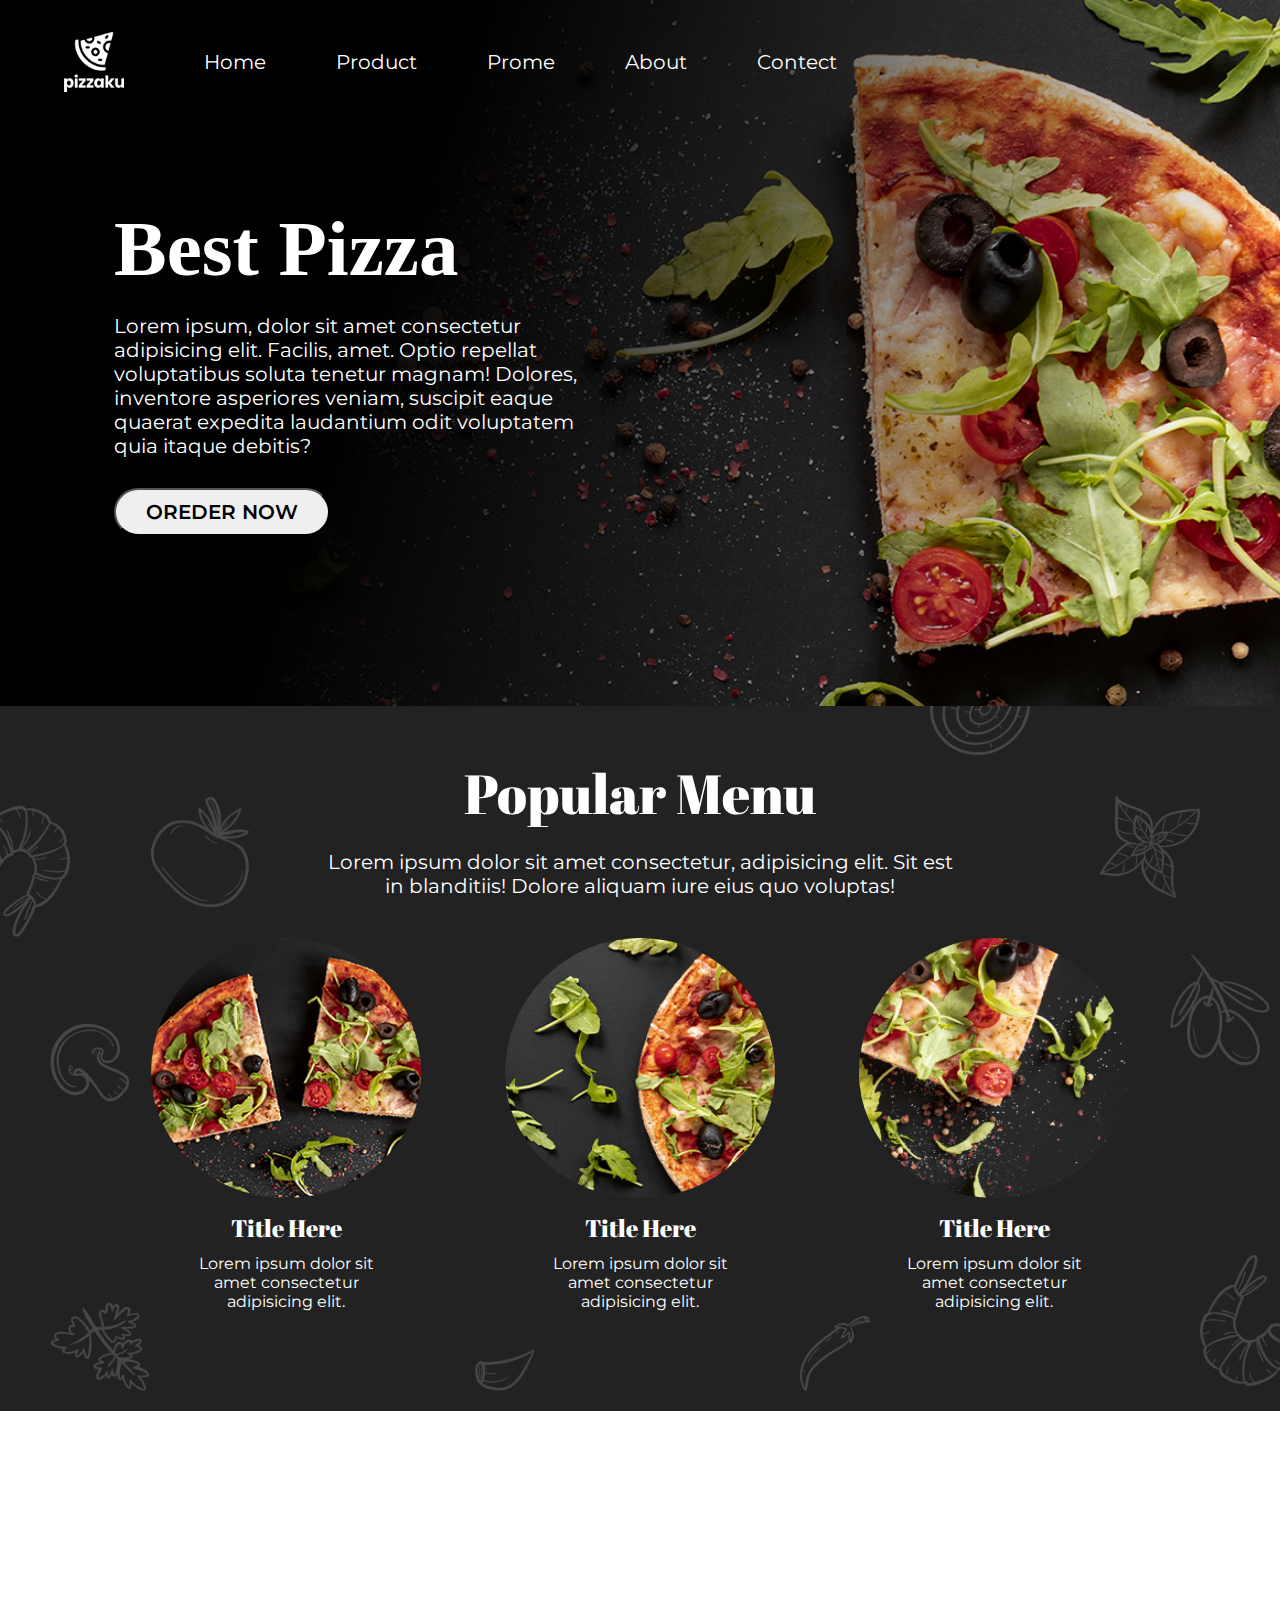
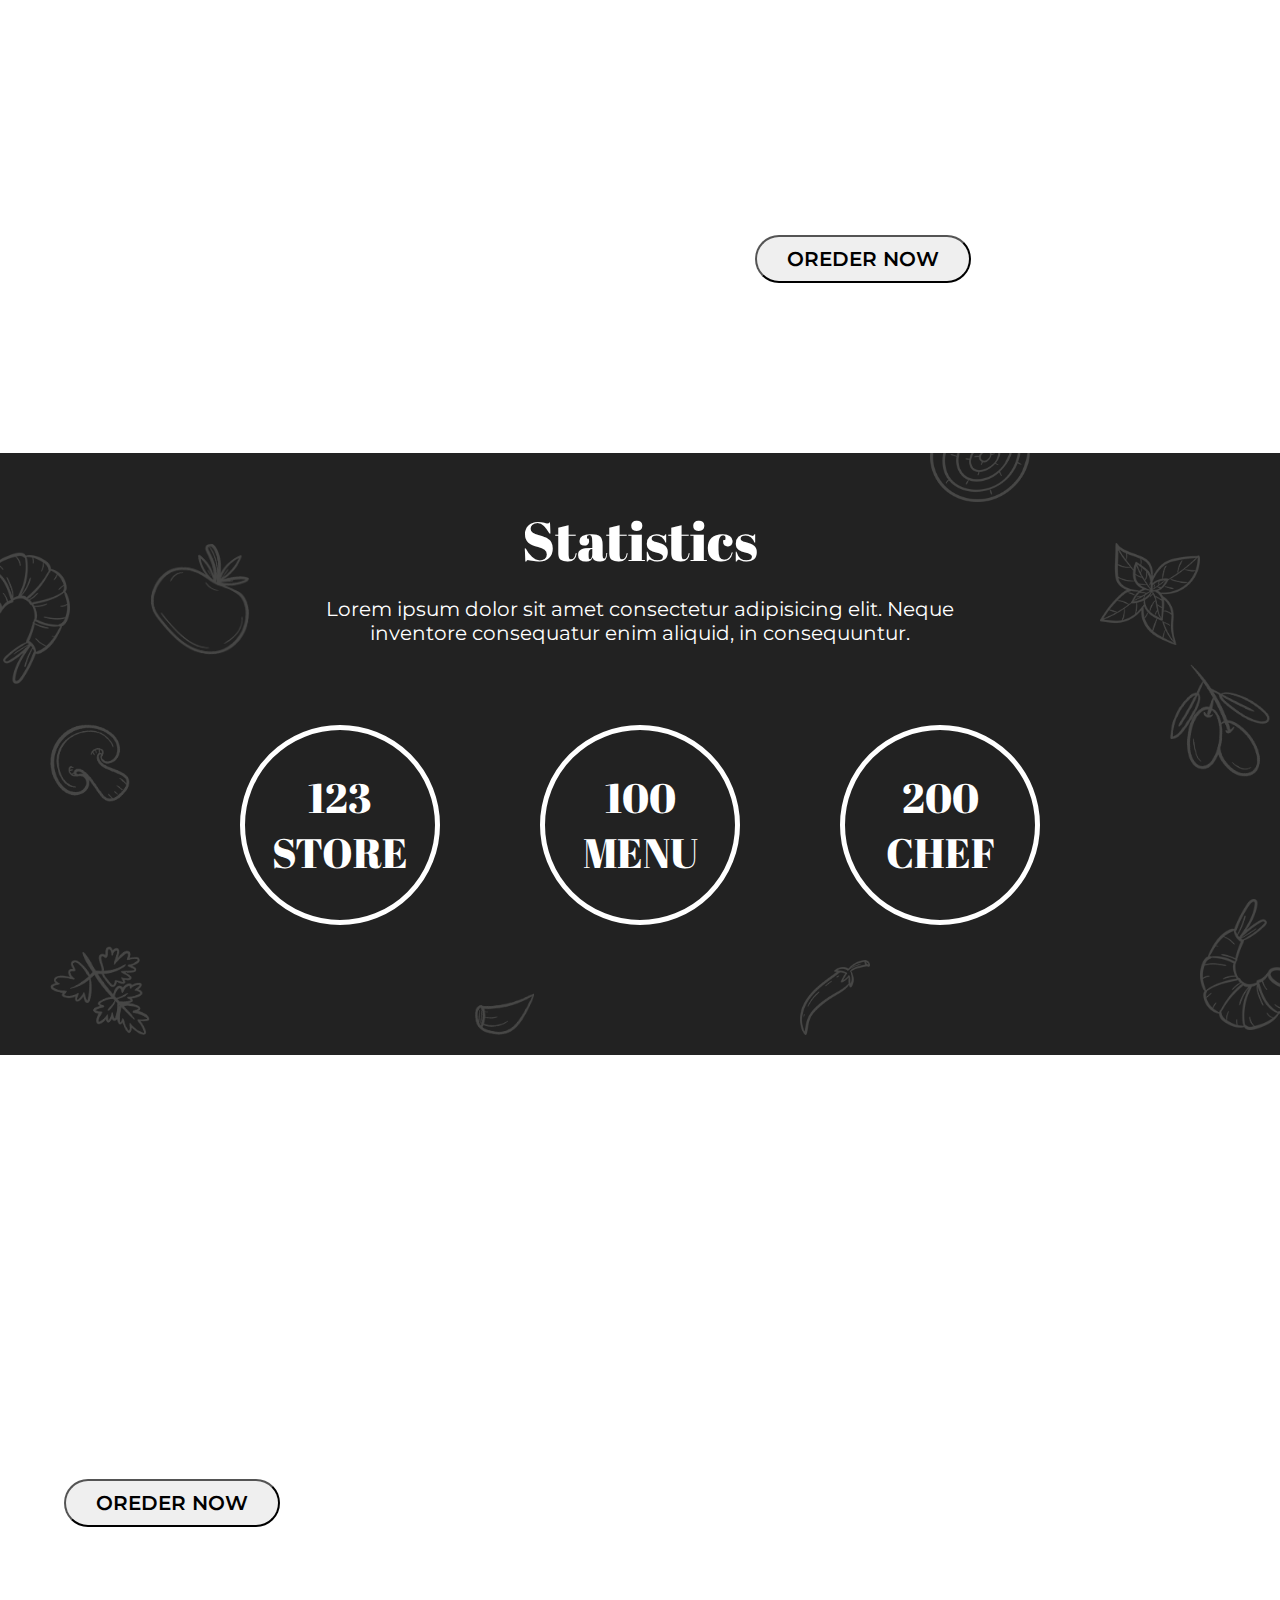
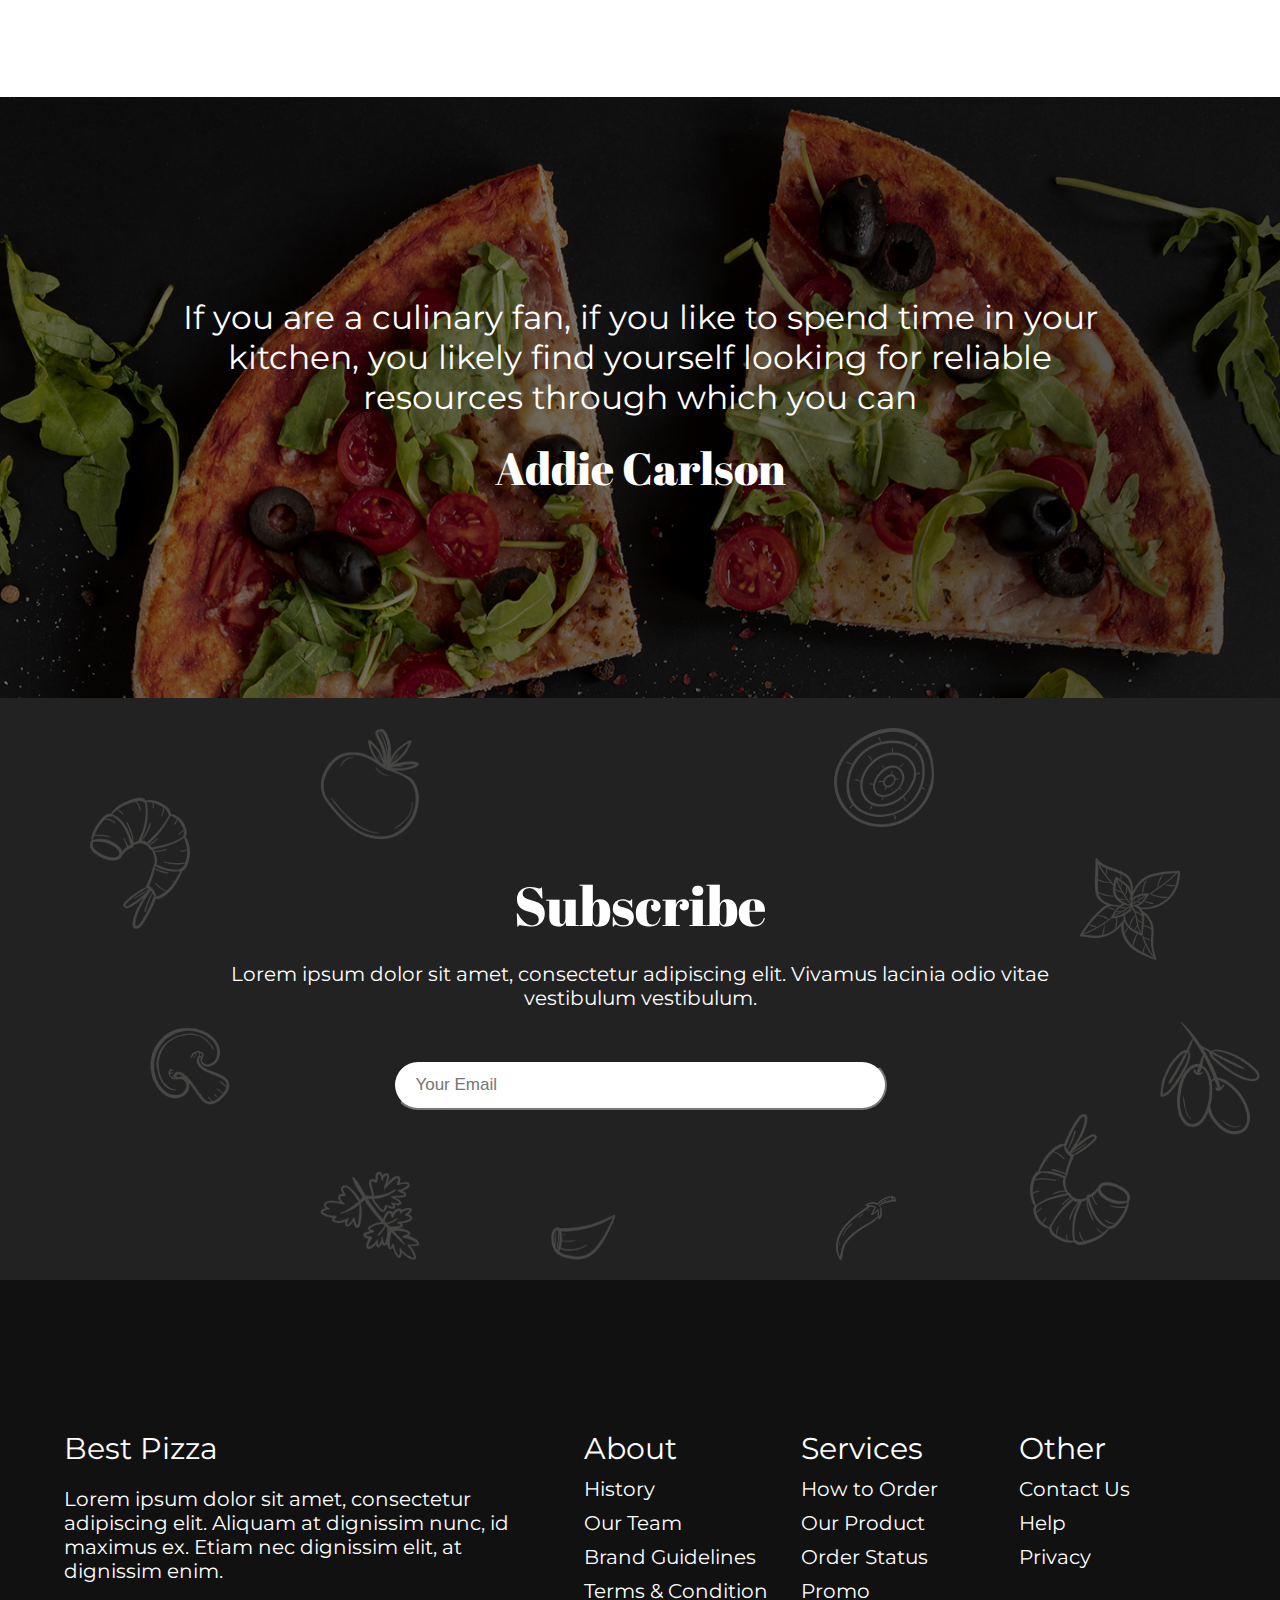
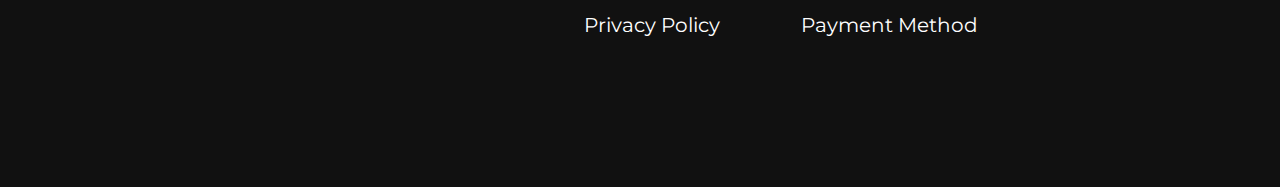
<file: Pizza/index.html>
<!DOCTYPE html>
<html lang="en">
  <head>
    <meta charset="UTF-8" />
    <meta name="viewport" content="width=device-width, initial-scale=1.0" />
    <!-- Website Name  -->
    <title>Pizza</title>
    <!-- gogle fonts -->
    <link rel="preconnect" href="https://fonts.googleapis.com" />
    <link rel="preconnect" href="https://fonts.gstatic.com" crossorigin />
    <link
      href="https://fonts.googleapis.com/css2?family=Abril+Fatface&display=swap"
      rel="stylesheet"
    />
    <!-- font 2 -->
    <link rel="preconnect" href="https://fonts.googleapis.com" />
    <link rel="preconnect" href="https://fonts.gstatic.com" crossorigin />
    <link
      href="https://fonts.googleapis.com/css2?family=Abril+Fatface&family=Montserrat:ital,wght@0,100..900;1,100..900&display=swap"
      rel="stylesheet"
    />
    <!-- font awesome cdn  -->
    <link
      rel="stylesheet"
      href="https://cdnjs.cloudflare.com/ajax/libs/font-awesome/6.6.0/css/all.min.css"
      integrity="sha512-Kc323vGBEqzTmouAECnVceyQqyqdsSiqLQISBL29aUW4U/M7pSPA/gEUZQqv1cwx4OnYxTxve5UMg5GT6L4JJg=="
      crossorigin="anonymous"
      referrerpolicy="no-referrer"
    />
    <!-- Custom css link  -->
    <link rel="stylesheet" href="./CSS/index.css" />
    <link rel="stylesheet" href="./CSS/Media.css" />
  </head>
  <body>
    <!------------------- Header Started  ---------------->
    <header>
      <div class="bg-img">
        <div class="container">
          <nav>
            <div class="d-flexing d-beetween">
              <img class="hero-bgimg" src="./IMG/logo.png" alt="" />
              <ul class="nav-btn">
                <li>Home</li>
                <li>Product</li>
                <li>Prome</li>
                <li>About</li>
                <li>Contect</li>
              </ul>
              <div class="nav-bars">
                <i class="fa-solid fa-bars" style="color: #ffffff"></i>
              </div>
            </div>

            <div class="col-50 hero-text">
              <h1 class="title-pizza">Best Pizza</h1>
              <p>
                Lorem ipsum, dolor sit amet consectetur adipisicing elit.
                Facilis, amet. Optio repellat voluptatibus soluta tenetur
                magnam! Dolores, inventore asperiores veniam, suscipit eaque
                quaerat expedita laudantium odit voluptatem quia itaque debitis?
              </p>
              <button class="btn">OREDER NOW</button>
            </div>
          </nav>
        </div>
      </div>
    </header>

    <!----------------- main section started  ----------------->

    <main>
      <div class="s1-bg-color">
        <div class="container">
          <section>
            <div class="s1-main">
              <h2 class="size-h2">Popular Menu</h2>
              <p class="col-60 size-p">
                Lorem ipsum dolor sit amet consectetur, adipisicing elit. Sit
                est in blanditiis! Dolore aliquam iure eius quo voluptas!
              </p>
              <div class="positions-item">
                <img class="fulvadi" src="./IMG/fulvadi.png" alt="" />
                <img class="greb" src="./IMG/greb.png" alt="" />
                <img class="jinga" src="./IMG/jinga.png" alt="" />
                <img class="kothmir" src="./IMG/kothmir.png" alt="" />
                <img class="leafe" src="./IMG/leafe.png" alt="" />
                <img class="masroom" src="./IMG/masroom.png" alt="" />
                <img class="mirchi" src="./IMG/mirchi.png" alt="" />
                <img class="onione" src="./IMG/onione.png" alt="" />
                <img class="tomato" src="./IMG/tomato.png" alt="" />
                <img class="jinga2" src="./IMG/jinga.png" alt="" />
              </div>
              <div class="d-flex">
                <!-- card 1 -->
                <div class="card">
                  <img src="./IMG/pizza-1.png" alt="" />
                  <h2>Title Here</h2>
                  <p>
                    Lorem ipsum dolor sit amet consectetur adipisicing elit.
                  </p>
                </div>
                <!-- card 2  -->
                <div class="card">
                  <img src="./IMG/pizza-2.png" alt="" />
                  <h2>Title Here</h2>
                  <p>
                    Lorem ipsum dolor sit amet consectetur adipisicing elit.
                  </p>
                </div>
                <!-- card 3  -->
                <div class="card">
                  <img src="./IMG/pizza-3.png" alt="" />
                  <h2>Title Here</h2>
                  <p>
                    Lorem ipsum dolor sit amet consectetur adipisicing elit.
                  </p>
                </div>
              </div>
            </div>
          </section>
        </div>
      </div>

      <!--------------------- section 2 started  --------------------->

      <section>
        <div class="bg-img2">
          <div class="container s2-end">
            <div class="s2-main">
              <h2 class="size-h2">Free Delivery</h2>
              <p>
                Lorem ipsum dolor sit amet, consectetur adipisicing elit. Cum,
                dolorem atque! Quidem magni, porro quibusdam quia laudantium
                nobis amet dignissimos.
              </p>
              <button class="btn">OREDER NOW</button>
            </div>
          </div>
        </div>
      </section>

      <!------------------- section 3 started  -------------------->

      <section>
        <div class="s1-bg-color">
          <div class="container">
            <div class="s3-main">
              <h2 class="size-h2">Statistics</h2>
              <p class="col-60 size-p">
                Lorem ipsum dolor sit amet consectetur adipisicing elit. Neque
                inventore consequatur enim aliquid, in consequuntur.
              </p>
              <div class="positions-item">
                <img class="fulvadi" src="./IMG/fulvadi.png" alt="" />
                <img class="greb" src="./IMG/greb.png" alt="" />
                <img class="jinga" src="./IMG/jinga.png" alt="" />
                <img class="kothmir" src="./IMG/kothmir.png" alt="" />
                <img class="leafe" src="./IMG/leafe.png" alt="" />
                <img class="masroom" src="./IMG/masroom.png" alt="" />
                <img class="mirchi" src="./IMG/mirchi.png" alt="" />
                <img class="onione" src="./IMG/onione.png" alt="" />
                <img class="tomato" src="./IMG/tomato.png" alt="" />
                <img class="jinga2" src="./IMG/jinga.png" alt="" />
              </div>
              <div class="d-flex main-circle">
                <div class="static-circle">
                  <h2>123 STORE</h2>
                </div>
                <div class="static-circle">
                  <h2>100 MENU</h2>
                </div>
                <div class="static-circle">
                  <h2>
                    200 <br />
                    CHEF
                  </h2>
                </div>
              </div>
            </div>
          </div>
        </div>
      </section>

      <!------------------------------ section 4 started ----------------------------->

      <section>
        <div class="bg-img3">
          <div class="container">
            <div class="s2-main">
              <h2 class="size-h2">Discount 20%</h2>
              <p class="size-p">
                Lorem ipsum dolor sit amet, consectetur adipisicing elit. Cum,
                dolorem atque! Quidem magni, porro quibusdam quia laudantium
                nobis amet dignissimos.
              </p>
              <button class="btn">OREDER NOW</button>
            </div>
          </div>
        </div>
      </section>

      <!---------------------- section 5 started ------------------>

      <section>
        <div class="bg-img4">
          <div class="container">
            <div class="s4-main">
              <p>
                If you are a culinary fan, if you like to spend time in your
                kitchen, you likely find yourself looking for reliable resources
                through which you can
              </p>
              <h2>Addie Carlson</h2>
            </div>
          </div>
        </div>
      </section>

      <!--------------------- section 6 started  ---------------------->

      <section>
        <div class="s1-bg-color">
          <div class="container">
            <div class="s6-main">
              <h2 class="size-h2">Subscribe</h2>
              <p class="size-p">
                Lorem ipsum dolor sit amet, consectetur adipiscing elit. Vivamus
                lacinia odio vitae vestibulum vestibulum.
              </p>
              <input type="email" placeholder="Your Email" />
              <div class="positions-item2">
                <img class="fulvadi2" src="./IMG/fulvadi.png" alt="" />
                <img class="greb2" src="./IMG/greb.png" alt="" />
                <img class="jinga3" src="./IMG/jinga.png" alt="" />
                <img class="kothmir2" src="./IMG/kothmir.png" alt="" />
                <img class="leafe2" src="./IMG/leafe.png" alt="" />
                <img class="masroom2" src="./IMG/masroom.png" alt="" />
                <img class="mirchi2" src="./IMG/mirchi.png" alt="" />
                <img class="onione2" src="./IMG/onione.png" alt="" />
                <img class="tomato2" src="./IMG/tomato.png" alt="" />
                <img class="jinga4" src="./IMG/jinga.png" alt="" />
              </div>
            </div>
          </div>
        </div>
      </section>
    </main>

    <!-------------------------- footer started ------------------------->
    
    <footer>
      <nav>
        <div class="bg-black">
          <div class="container">
            <div class="d-grid f-main">
              <div class="f-row1">
                <p>Best Pizza</p>
                <p id="f-lorem">
                  Lorem ipsum dolor sit amet, consectetur adipiscing elit.
                  Aliquam at dignissim nunc, id maximus ex. Etiam nec dignissim
                  elit, at dignissim enim.
                </p>
              </div>
              <div>
                <p>About</p>
                <ul>
                  <li>History</li>
                  <li>Our Team</li>
                  <li>Brand Guidelines</li>
                  <li>Terms & Condition</li>
                  <li>Privacy Policy</li>
                </ul>
              </div>
              <div>
                <p>Services</p>
                <ul>
                  <li>How to Order</li>
                  <li>Our Product</li>
                  <li>Order Status</li>
                  <li>Promo</li>
                  <li>Payment Method</li>
                </ul>
              </div>
              <div>
                <p>Other</p>
                <ul>
                  <li>Contact Us</li>
                  <li>Help</li>
                  <li>Privacy</li>
                </ul>
              </div>
            </div>
          </div>
        </div>
      </nav>
    </footer>
  </body>
</html>
</file>
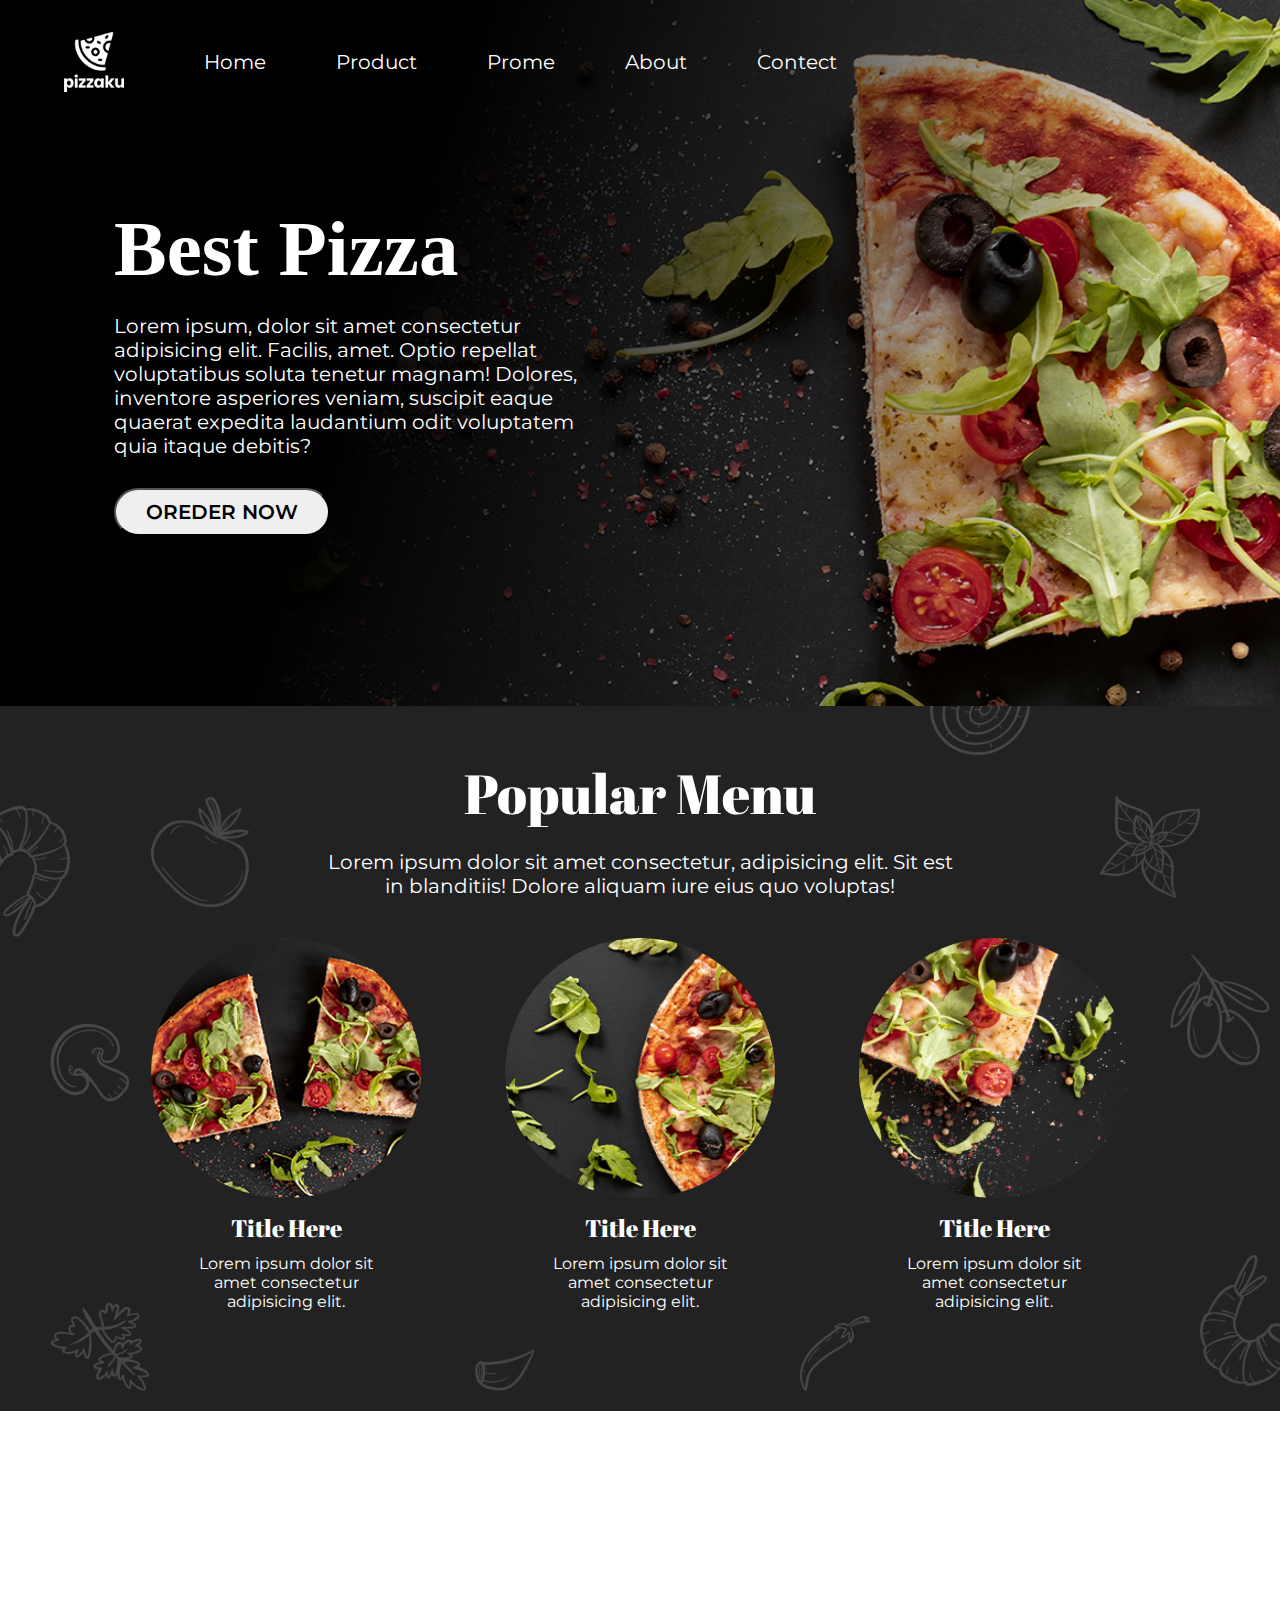
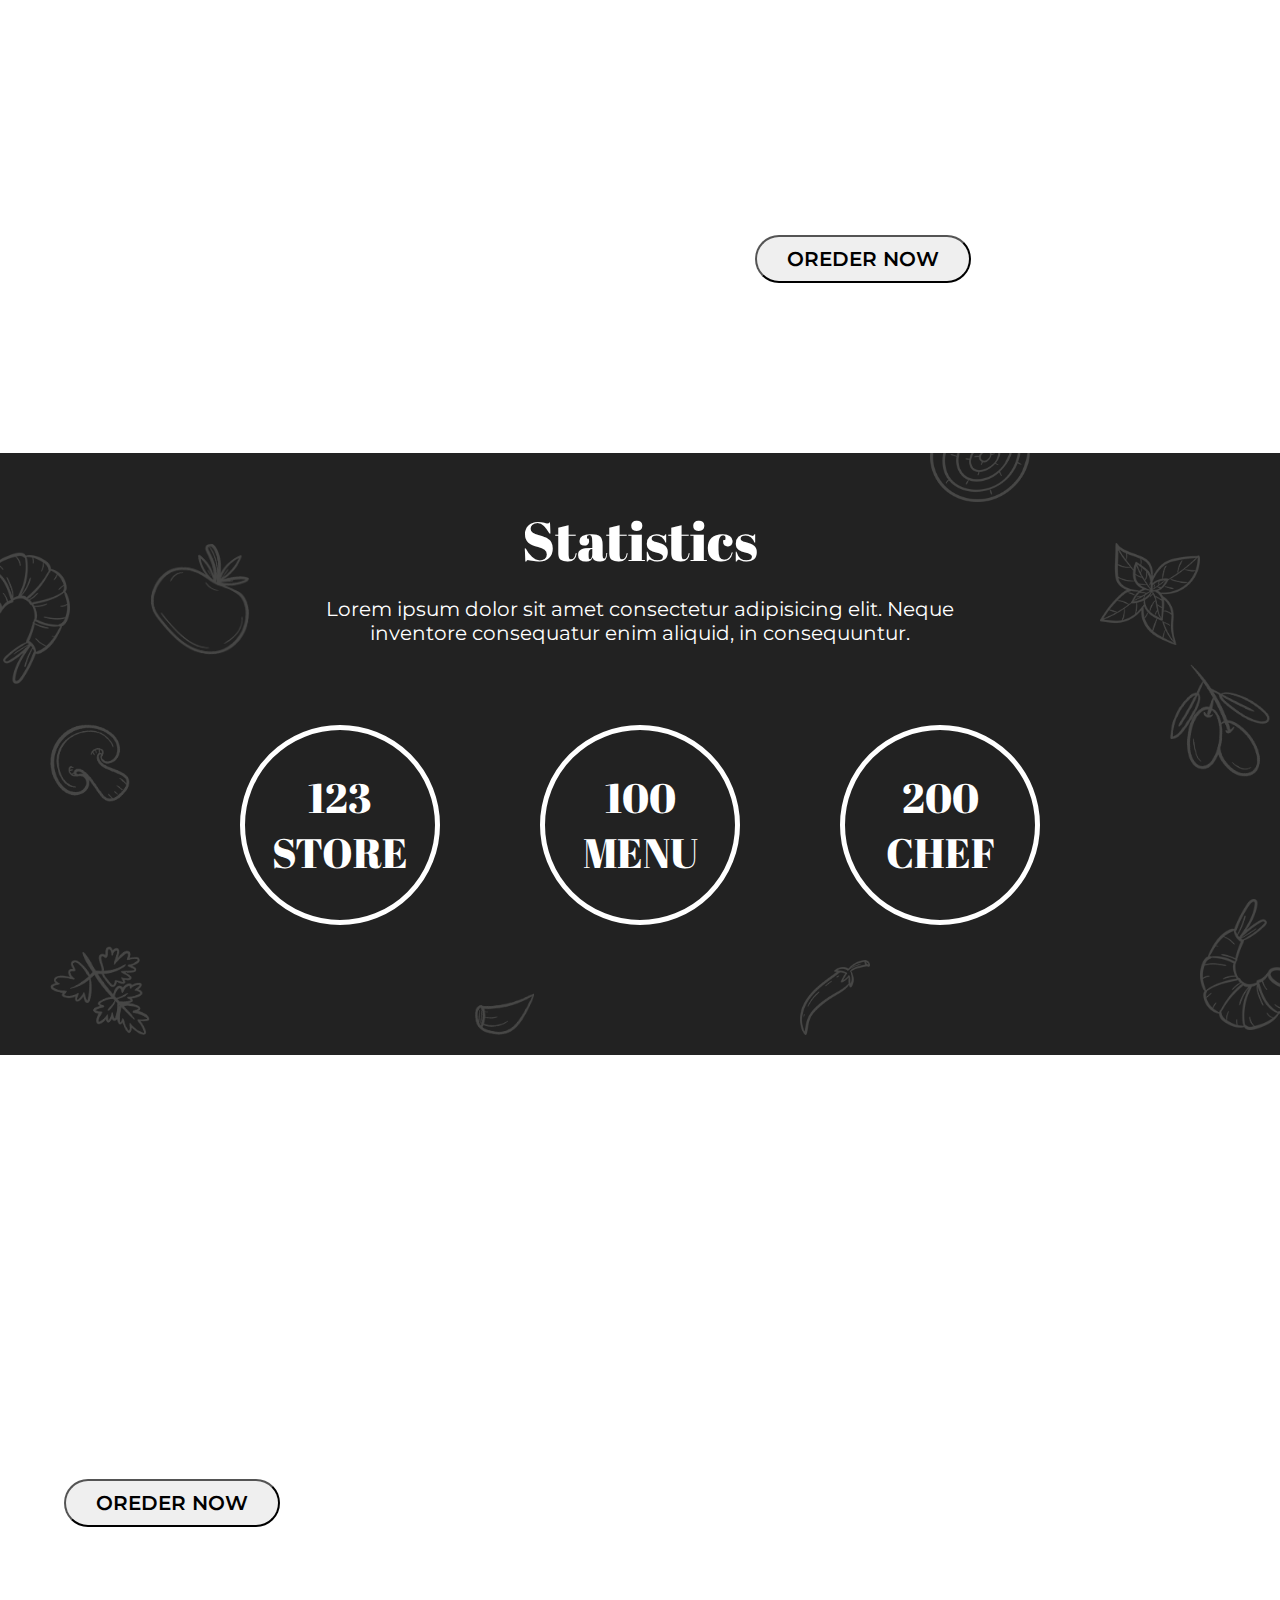
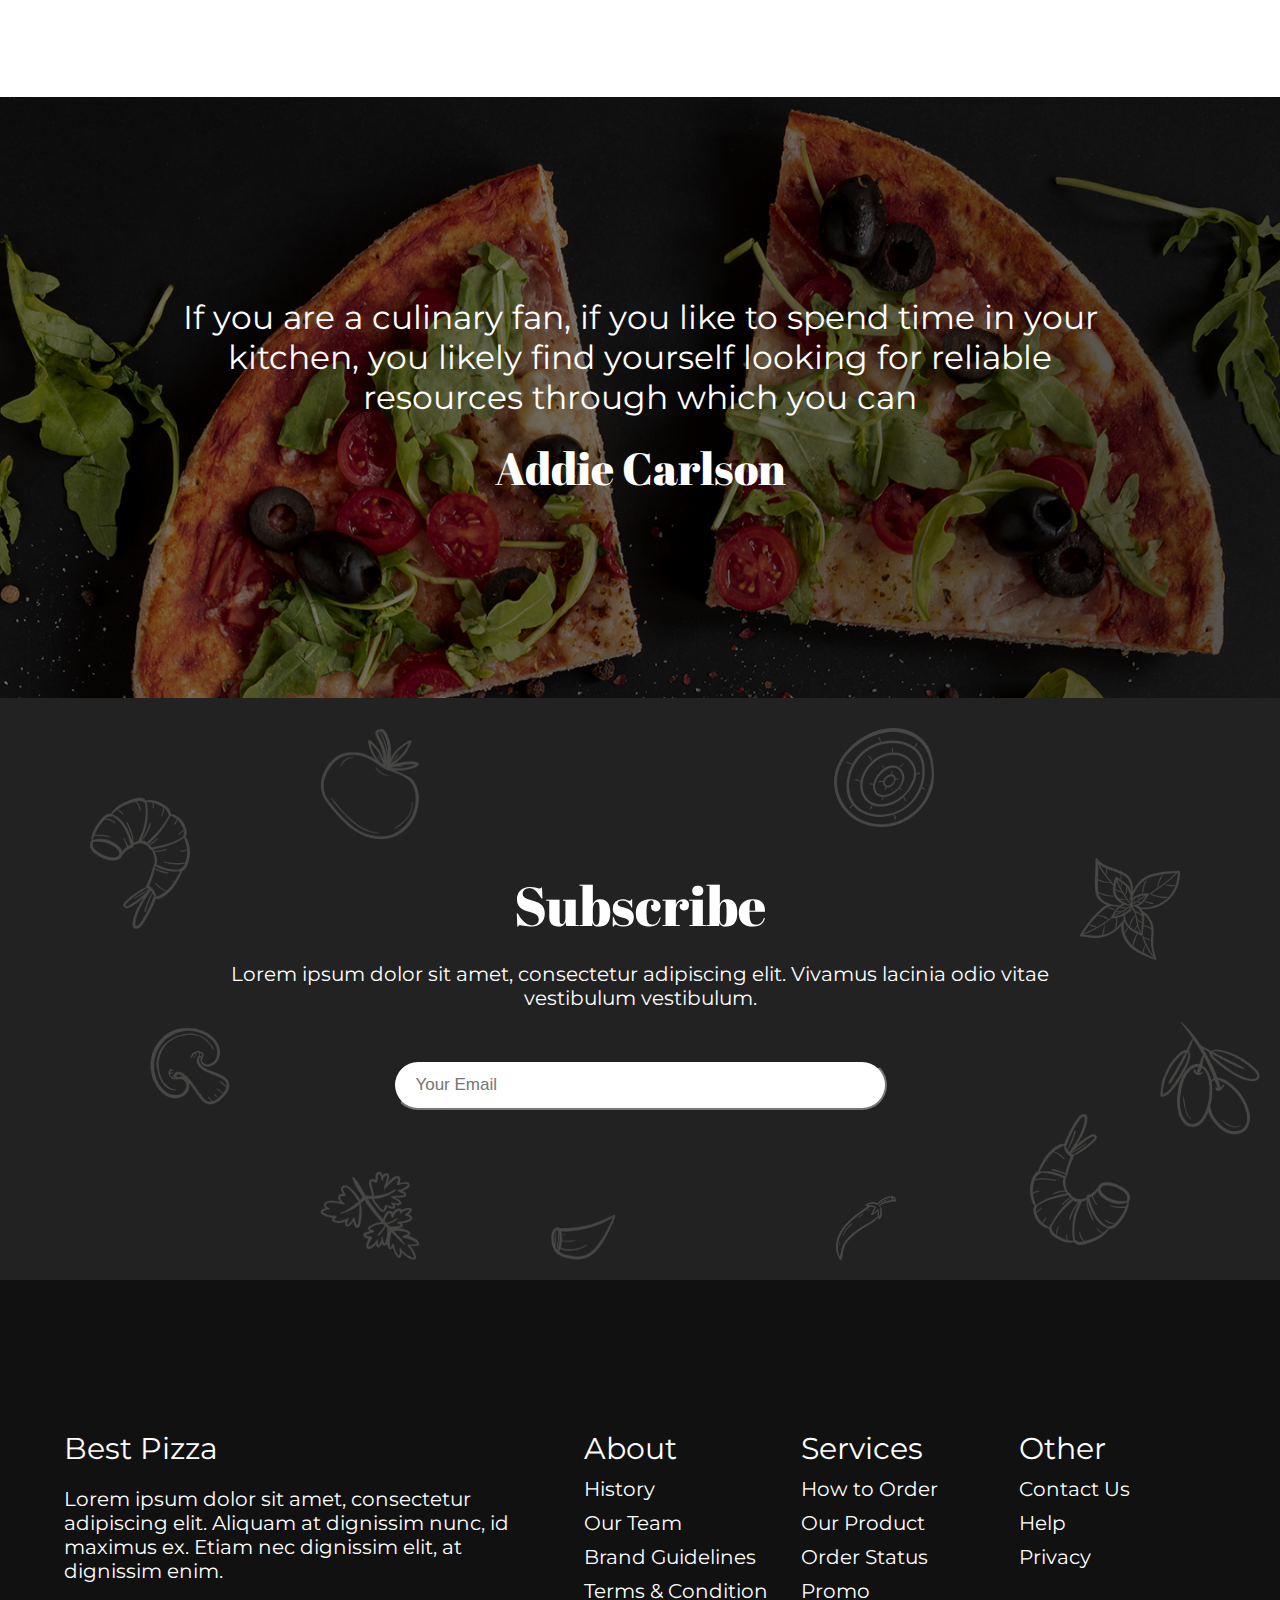
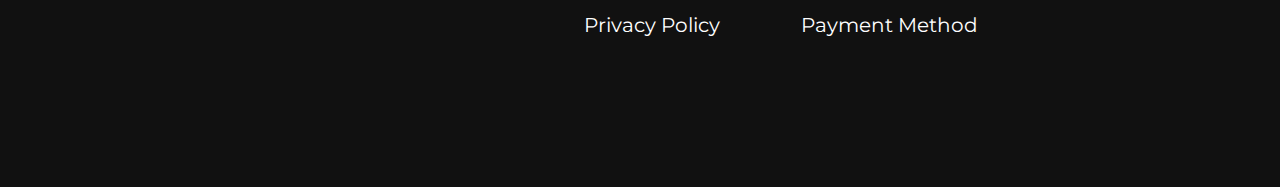
<file: Pizza/HTML/index.html>
<!DOCTYPE html>
<html lang="en">
  <head>
    <meta charset="UTF-8" />
    <meta name="viewport" content="width=device-width, initial-scale=1.0" />
    <!-- Website Name  -->
    <title>Pizza</title>
    <!-- gogle fonts -->
    <link rel="preconnect" href="https://fonts.googleapis.com" />
    <link rel="preconnect" href="https://fonts.gstatic.com" crossorigin />
    <link
      href="https://fonts.googleapis.com/css2?family=Abril+Fatface&display=swap"
      rel="stylesheet"
    />
    <!-- font 2 -->
    <link rel="preconnect" href="https://fonts.googleapis.com" />
    <link rel="preconnect" href="https://fonts.gstatic.com" crossorigin />
    <link
      href="https://fonts.googleapis.com/css2?family=Abril+Fatface&family=Montserrat:ital,wght@0,100..900;1,100..900&display=swap"
      rel="stylesheet"
    />
    <!-- font awesome cdn  -->
    <link
      rel="stylesheet"
      href="https://cdnjs.cloudflare.com/ajax/libs/font-awesome/6.6.0/css/all.min.css"
      integrity="sha512-Kc323vGBEqzTmouAECnVceyQqyqdsSiqLQISBL29aUW4U/M7pSPA/gEUZQqv1cwx4OnYxTxve5UMg5GT6L4JJg=="
      crossorigin="anonymous"
      referrerpolicy="no-referrer"
    />
    <!-- Custom css link  -->
    <link rel="stylesheet" href="../CSS/index.css" />
    <link rel="stylesheet" href="../CSS/Media.css" />
  </head>
  <body>
    <!------------------- Header Started  ---------------->
    <header>
      <div class="bg-img">
        <div class="container">
          <nav>
            <div class="d-flexing d-beetween">
              <img class="hero-bgimg" src="../IMG/logo.png" alt="" />
              <ul class="nav-btn">
                <li>Home</li>
                <li>Product</li>
                <li>Prome</li>
                <li>About</li>
                <li>Contect</li>
              </ul>
              <div class="nav-bars">
                <i class="fa-solid fa-bars" style="color: #ffffff"></i>
              </div>
            </div>

            <div class="col-50 hero-text">
              <h1 class="title-pizza">Best Pizza</h1>
              <p>
                Lorem ipsum, dolor sit amet consectetur adipisicing elit.
                Facilis, amet. Optio repellat voluptatibus soluta tenetur
                magnam! Dolores, inventore asperiores veniam, suscipit eaque
                quaerat expedita laudantium odit voluptatem quia itaque debitis?
              </p>
              <button class="btn">OREDER NOW</button>
            </div>
          </nav>
        </div>
      </div>
    </header>

    <!----------------- main section started  ----------------->

    <main>
      <div class="s1-bg-color">
        <div class="container">
          <section>
            <div class="s1-main">
              <h2 class="size-h2">Popular Menu</h2>
              <p class="col-60 size-p">
                Lorem ipsum dolor sit amet consectetur, adipisicing elit. Sit
                est in blanditiis! Dolore aliquam iure eius quo voluptas!
              </p>
              <div class="positions-item">
                <img class="fulvadi" src="../IMG/fulvadi.png" alt="" />
                <img class="greb" src="../IMG/greb.png" alt="" />
                <img class="jinga" src="../IMG/jinga.png" alt="" />
                <img class="kothmir" src="../IMG/kothmir.png" alt="" />
                <img class="leafe" src="../IMG/leafe.png" alt="" />
                <img class="masroom" src="../IMG/masroom.png" alt="" />
                <img class="mirchi" src="../IMG/mirchi.png" alt="" />
                <img class="onione" src="../IMG/onione.png" alt="" />
                <img class="tomato" src="../IMG/tomato.png" alt="" />
                <img class="jinga2" src="../IMG/jinga.png" alt="" />
              </div>
              <div class="d-flex">
                <!-- card 1 -->
                <div class="card">
                  <img src="../IMG/pizza-1.png" alt="" />
                  <h2>Title Here</h2>
                  <p>
                    Lorem ipsum dolor sit amet consectetur adipisicing elit.
                  </p>
                </div>
                <!-- card 2  -->
                <div class="card">
                  <img src="../IMG/pizza-2.png" alt="" />
                  <h2>Title Here</h2>
                  <p>
                    Lorem ipsum dolor sit amet consectetur adipisicing elit.
                  </p>
                </div>
                <!-- card 3  -->
                <div class="card">
                  <img src="../IMG/pizza-3.png" alt="" />
                  <h2>Title Here</h2>
                  <p>
                    Lorem ipsum dolor sit amet consectetur adipisicing elit.
                  </p>
                </div>
              </div>
            </div>
          </section>
        </div>
      </div>

      <!--------------------- section 2 started  --------------------->

      <section>
        <div class="bg-img2">
          <div class="container s2-end">
            <div class="s2-main">
              <h2 class="size-h2">Free Delivery</h2>
              <p>
                Lorem ipsum dolor sit amet, consectetur adipisicing elit. Cum,
                dolorem atque! Quidem magni, porro quibusdam quia laudantium
                nobis amet dignissimos.
              </p>
              <button class="btn">OREDER NOW</button>
            </div>
          </div>
        </div>
      </section>

      <!------------------- section 3 started  -------------------->

      <section>
        <div class="s1-bg-color">
          <div class="container">
            <div class="s3-main">
              <h2 class="size-h2">Statistics</h2>
              <p class="col-60 size-p">
                Lorem ipsum dolor sit amet consectetur adipisicing elit. Neque
                inventore consequatur enim aliquid, in consequuntur.
              </p>
              <div class="positions-item">
                <img class="fulvadi" src="../IMG/fulvadi.png" alt="" />
                <img class="greb" src="../IMG/greb.png" alt="" />
                <img class="jinga" src="../IMG/jinga.png" alt="" />
                <img class="kothmir" src="../IMG/kothmir.png" alt="" />
                <img class="leafe" src="../IMG/leafe.png" alt="" />
                <img class="masroom" src="../IMG/masroom.png" alt="" />
                <img class="mirchi" src="../IMG/mirchi.png" alt="" />
                <img class="onione" src="../IMG/onione.png" alt="" />
                <img class="tomato" src="../IMG/tomato.png" alt="" />
                <img class="jinga2" src="../IMG/jinga.png" alt="" />
              </div>
              <div class="d-flex main-circle">
                <div class="static-circle">
                  <h2>123 STORE</h2>
                </div>
                <div class="static-circle">
                  <h2>100 MENU</h2>
                </div>
                <div class="static-circle">
                  <h2>
                    200 <br />
                    CHEF
                  </h2>
                </div>
              </div>
            </div>
          </div>
        </div>
      </section>

      <!------------------------------ section 4 started ----------------------------->

      <section>
        <div class="bg-img3">
          <div class="container">
            <div class="s2-main">
              <h2 class="size-h2">Discount 20%</h2>
              <p class="size-p">
                Lorem ipsum dolor sit amet, consectetur adipisicing elit. Cum,
                dolorem atque! Quidem magni, porro quibusdam quia laudantium
                nobis amet dignissimos.
              </p>
              <button class="btn">OREDER NOW</button>
            </div>
          </div>
        </div>
      </section>

      <!---------------------- section 5 started ------------------>

      <section>
        <div class="bg-img4">
          <div class="container">
            <div class="s4-main">
              <p>
                If you are a culinary fan, if you like to spend time in your
                kitchen, you likely find yourself looking for reliable resources
                through which you can
              </p>
              <h2>Addie Carlson</h2>
            </div>
          </div>
        </div>
      </section>

      <!--------------------- section 6 started  ---------------------->

      <section>
        <div class="s1-bg-color">
          <div class="container">
            <div class="s6-main">
              <h2 class="size-h2">Subscribe</h2>
              <p class="size-p">
                Lorem ipsum dolor sit amet, consectetur adipiscing elit. Vivamus
                lacinia odio vitae vestibulum vestibulum.
              </p>
              <input type="email" placeholder="Your Email" />
              <div class="positions-item2">
                <img class="fulvadi2" src="../IMG/fulvadi.png" alt="" />
                <img class="greb2" src="../IMG/greb.png" alt="" />
                <img class="jinga3" src="../IMG/jinga.png" alt="" />
                <img class="kothmir2" src="../IMG/kothmir.png" alt="" />
                <img class="leafe2" src="../IMG/leafe.png" alt="" />
                <img class="masroom2" src="../IMG/masroom.png" alt="" />
                <img class="mirchi2" src="../IMG/mirchi.png" alt="" />
                <img class="onione2" src="../IMG/onione.png" alt="" />
                <img class="tomato2" src="../IMG/tomato.png" alt="" />
                <img class="jinga4" src="../IMG/jinga.png" alt="" />
              </div>
            </div>
          </div>
        </div>
      </section>
    </main>

    <!-------------------------- footer started ------------------------->
    
    <footer>
      <nav>
        <div class="bg-black">
          <div class="container">
            <div class="d-grid f-main">
              <div class="f-row1">
                <p>Best Pizza</p>
                <p id="f-lorem">
                  Lorem ipsum dolor sit amet, consectetur adipiscing elit.
                  Aliquam at dignissim nunc, id maximus ex. Etiam nec dignissim
                  elit, at dignissim enim.
                </p>
              </div>
              <div>
                <p>About</p>
                <ul>
                  <li>History</li>
                  <li>Our Team</li>
                  <li>Brand Guidelines</li>
                  <li>Terms & Condition</li>
                  <li>Privacy Policy</li>
                </ul>
              </div>
              <div>
                <p>Services</p>
                <ul>
                  <li>How to Order</li>
                  <li>Our Product</li>
                  <li>Order Status</li>
                  <li>Promo</li>
                  <li>Payment Method</li>
                </ul>
              </div>
              <div>
                <p>Other</p>
                <ul>
                  <li>Contact Us</li>
                  <li>Help</li>
                  <li>Privacy</li>
                </ul>
              </div>
            </div>
          </div>
        </div>
      </nav>
    </footer>
  </body>
</html>
</file>
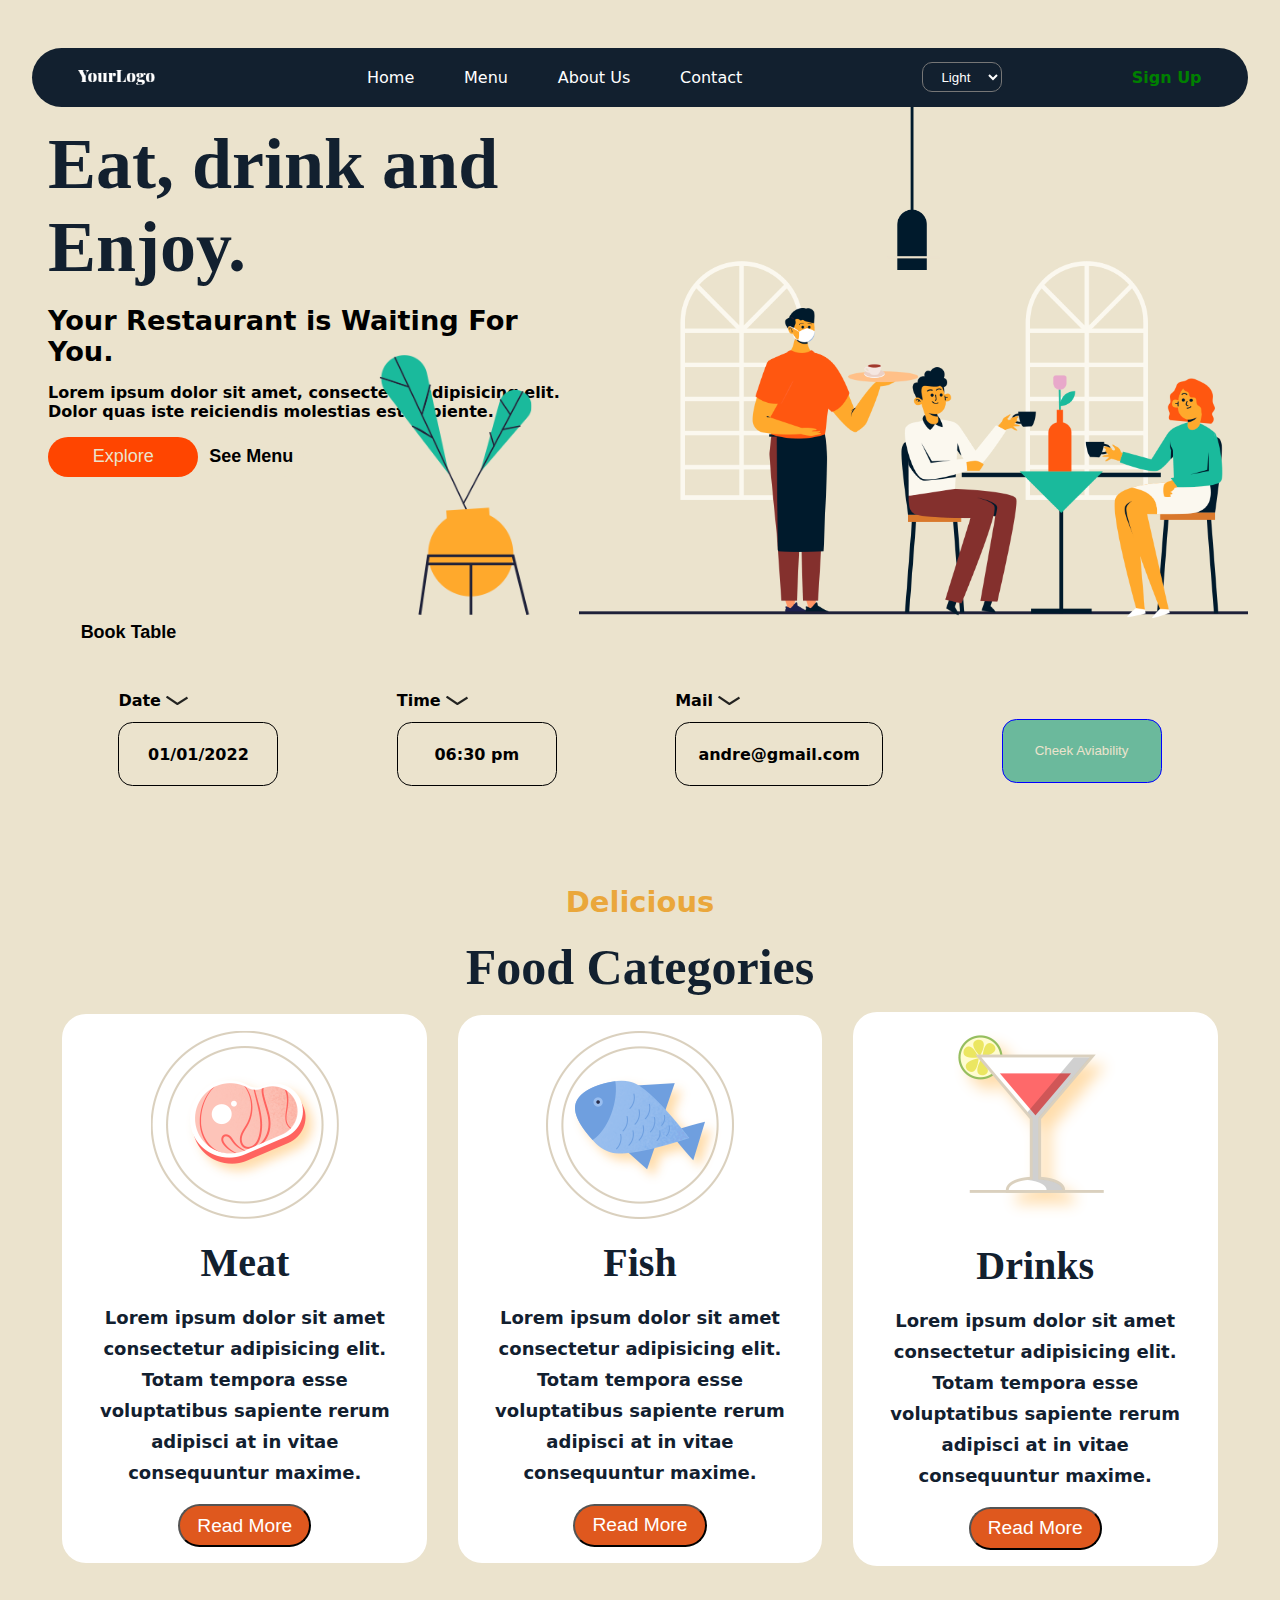
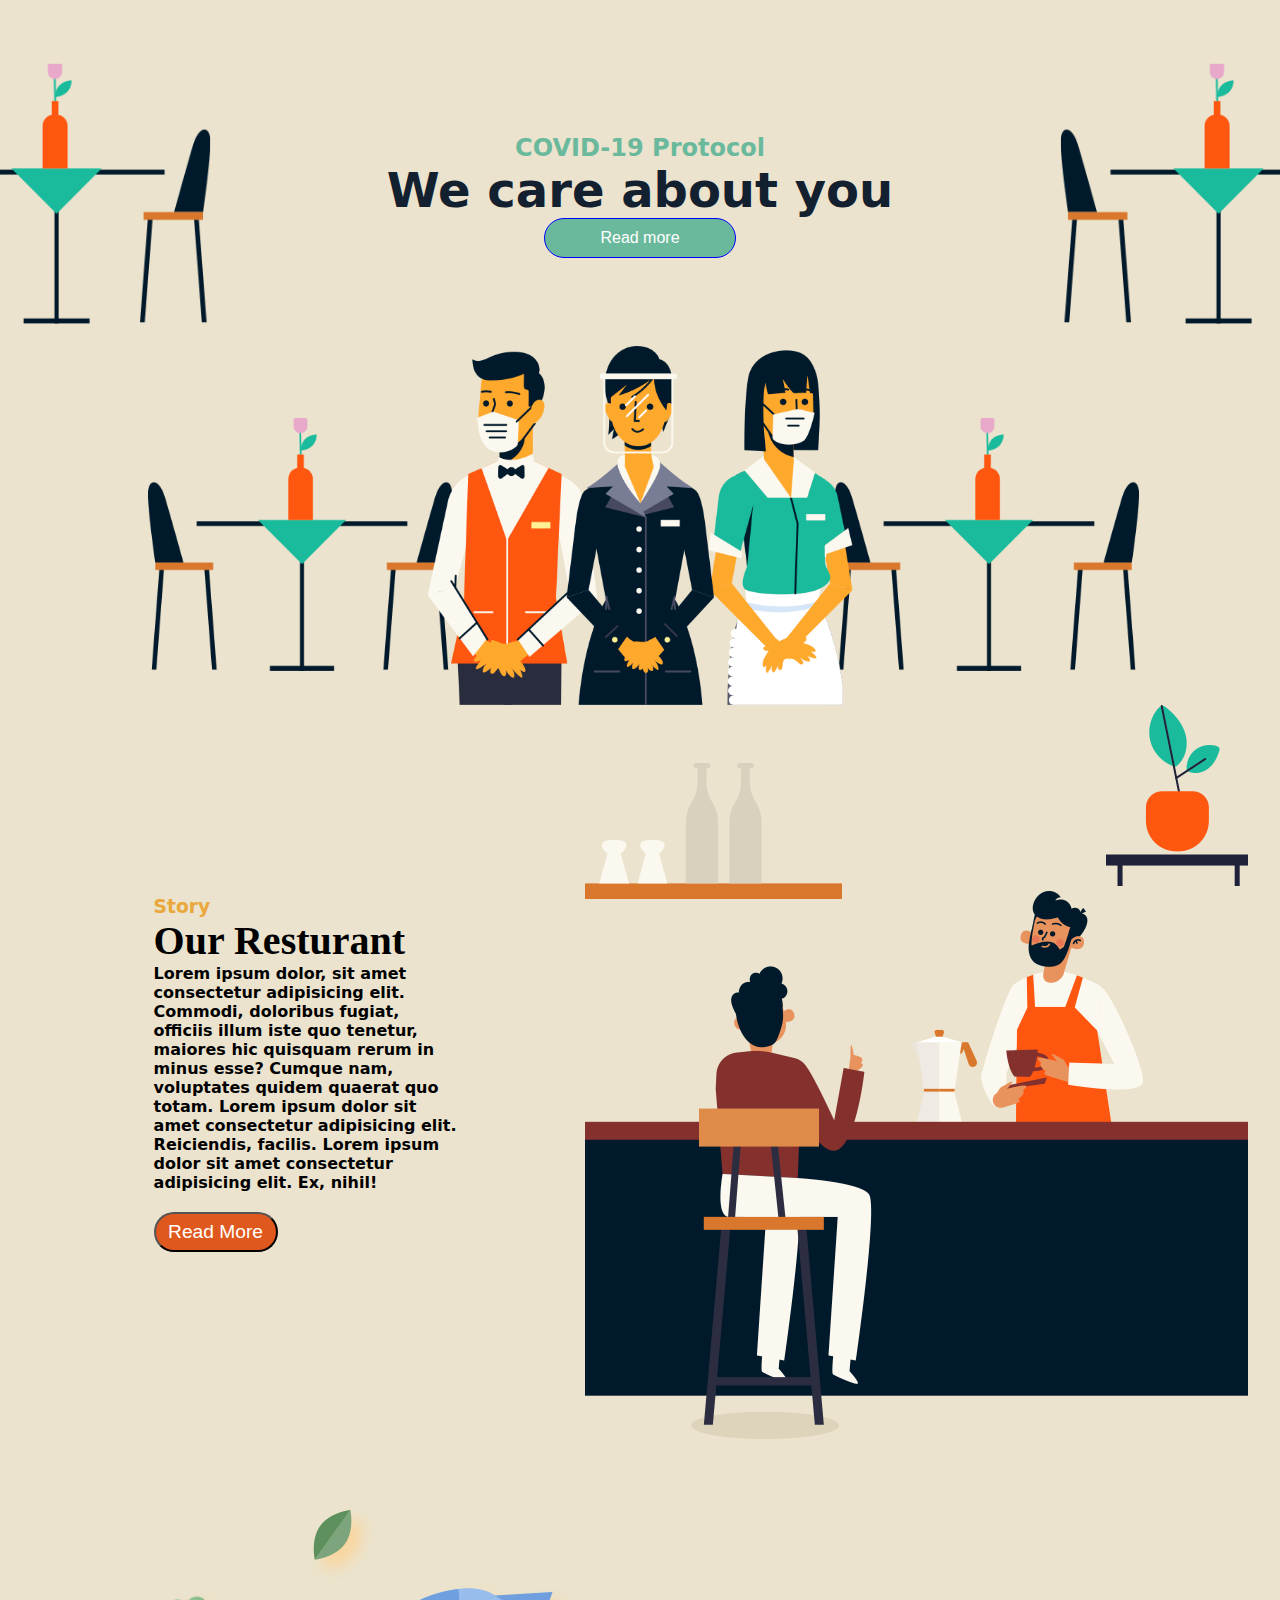
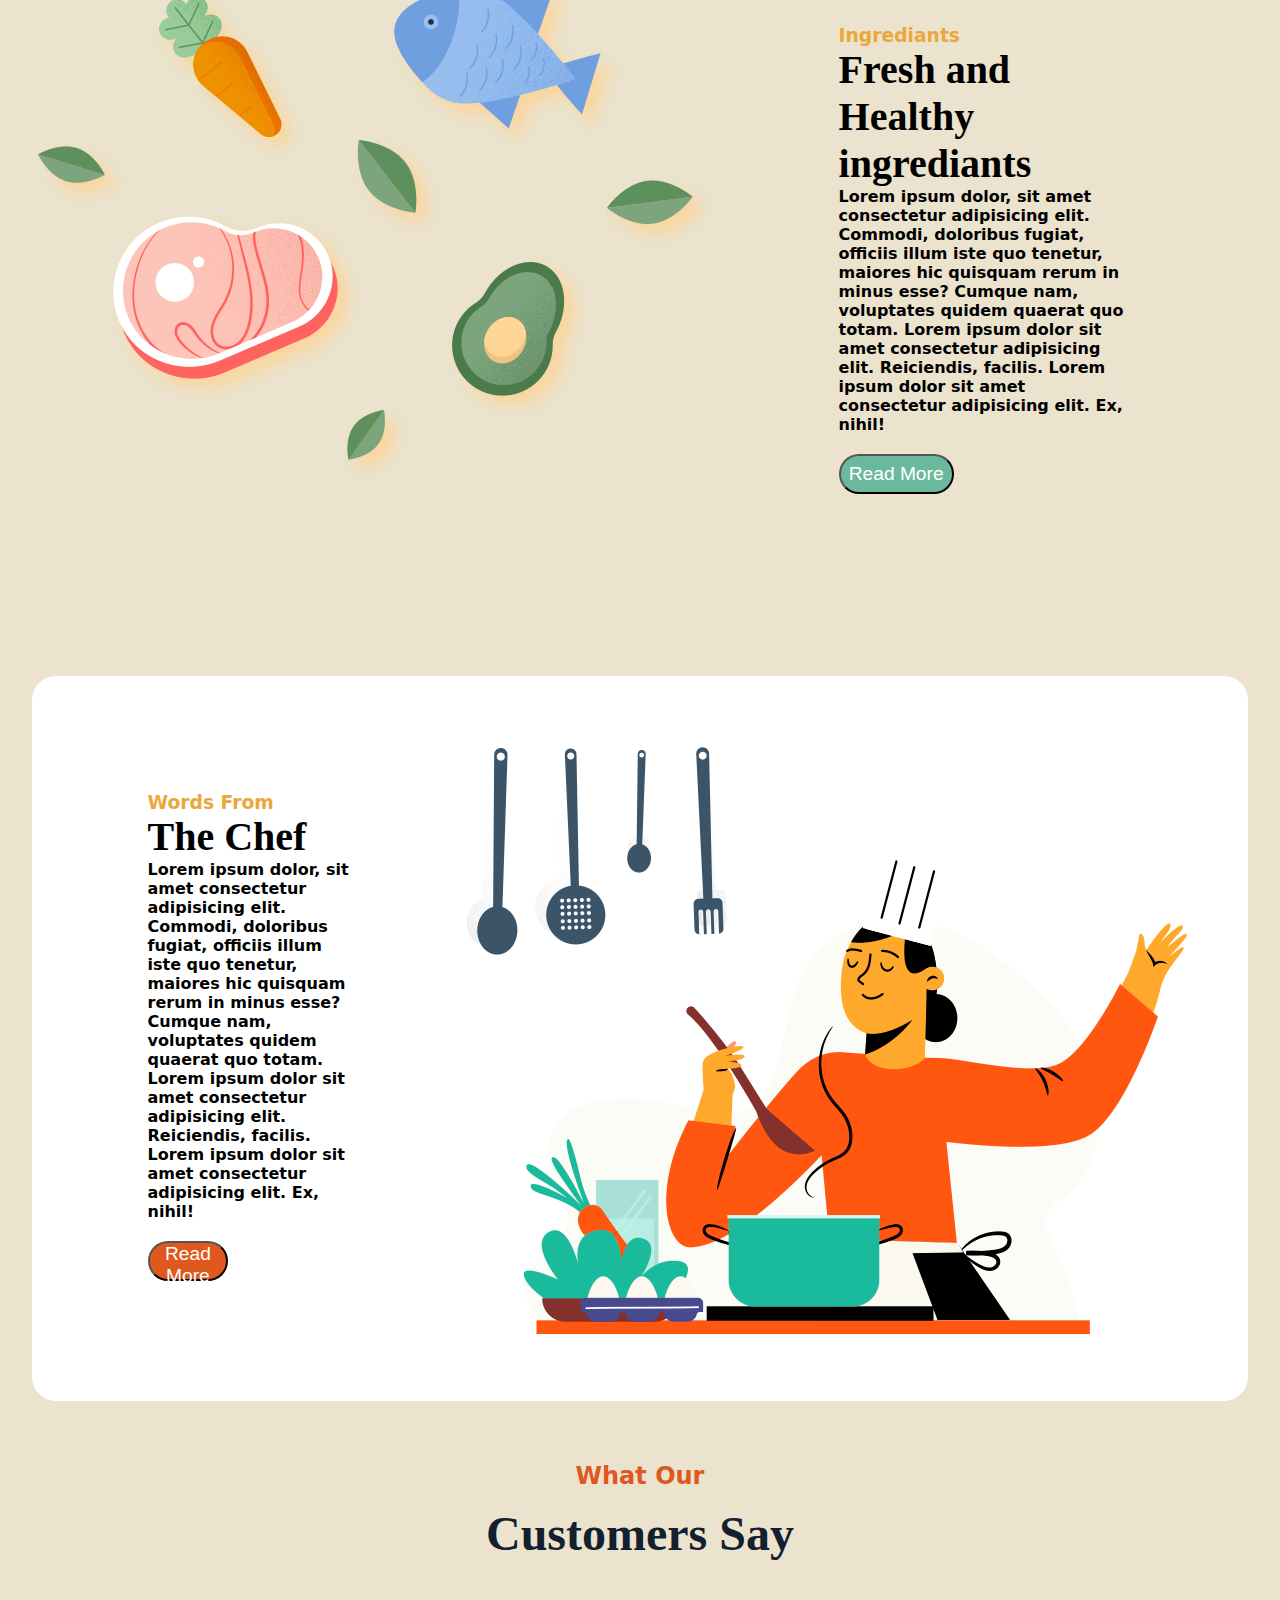
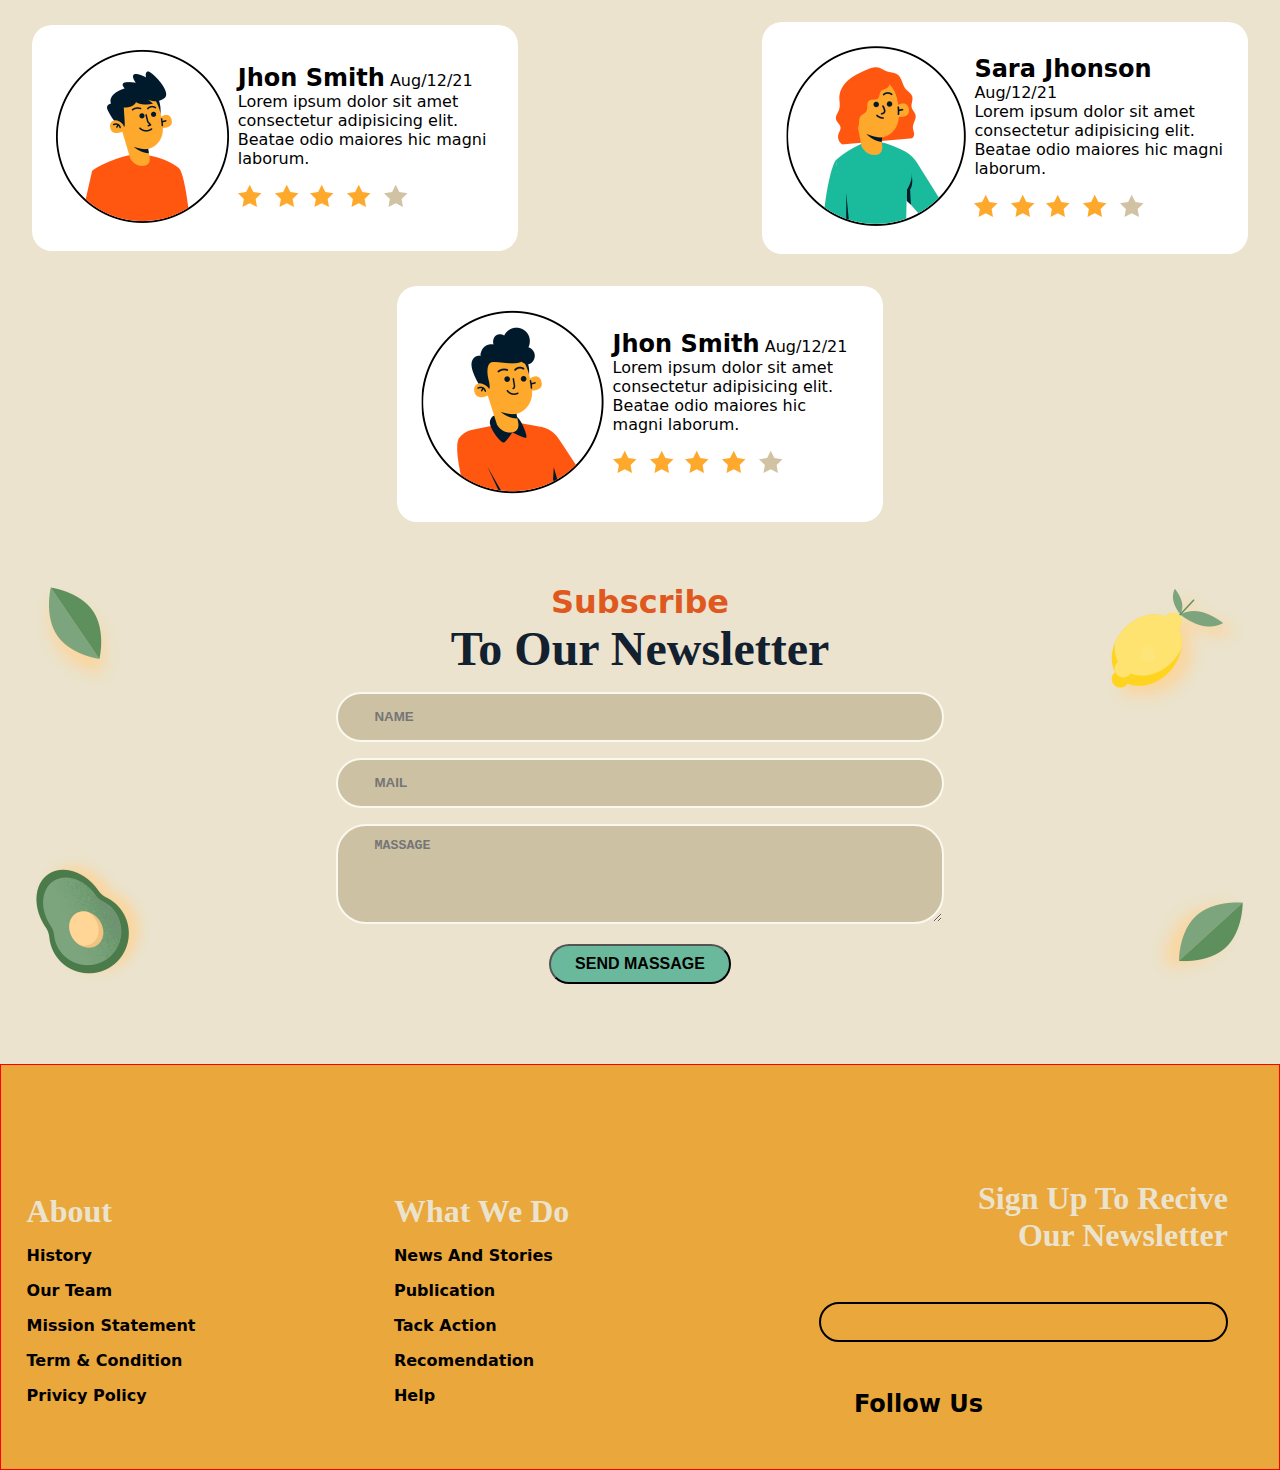
<file: Your Logo/HTML/Index.html>
<!DOCTYPE html>
<html lang="en">
  <head>
    <meta charset="UTF-8" />
    <meta name="viewport" content="width=device-width, initial-scale=1.0" />
    <!-- Website Title  -->
    <title>Your Logo</title>
    <!-- font awesome cdn  -->
    <link
      rel="stylesheet"
      href="https://cdnjs.cloudflare.com/ajax/libs/font-awesome/6.6.0/css/all.min.css"
      integrity="sha512-Kc323vGBEqzTmouAECnVceyQqyqdsSiqLQISBL29aUW4U/M7pSPA/gEUZQqv1cwx4OnYxTxve5UMg5GT6L4JJg=="
      crossorigin="anonymous"
      referrerpolicy="no-referrer"
    />
    <!-- Custom css  -->
    <link rel="stylesheet" href="../CSS/Index.css" />
    <link rel="stylesheet" href="../CSS/Media.css" />
  </head>
  <body>
    <!--  Navbar started -->
    <header>
      <nav>
        <div class="Main-container">
          <div class="container">
            <div class="Image">
              <img src="../Image/Logo.png" alt="" />
            </div>
            <div class="header-btn">
              <div>Home</div>
              <div>Menu</div>
              <div>About Us</div>
              <div>Contact</div>
            </div>
            <div>
              <select id="dropdown" class="dropdown" name="" id="">
                <option  value="1">Light</option>
                <option value="2">Palevioletred</option>
                <option value="3">Green</option>
                <option value="4">Dark</option>
                <option value="5">Red</option>
              </select>
            </div>
            <div class="Sign">Sign Up</div>
            <div class="bars">
              <i class="fa-solid fa-bars"></i>
            </div>
          </div>
        </div>
      </nav>
    </header>

    <!-- main started  -->
    <main>
      <!-- section 1 started  -->
      <section>
        <div class="Main-container">
          <div class="s-container">
            <!-- second main div started  -->
            <div class="s-main">
              <div class="t-Eat">Eat, drink and Enjoy.</div>
              <p class="t-resturant back-color">Your Restaurant is Waiting For You.</p>
              <p class="s-lorem back-color">
                Lorem ipsum dolor sit amet, consectetur adipisicing elit. Dolor
                quas iste reiciendis molestias est sapiente.
              </p>
              <div class="btns-img">
                <div class="btns">
                  <button class="explore">Explore</button>
                  <button class="Menu back-color">See Menu</button>
                </div>
                <div></div>
              </div>
            </div>
            <!-- second main div started  -->
            <div class="s-main2">
              <div>
                <div class="Lamp-div">
                  <img class="Lamp" src="../Image/Lamp .png" alt="" />
                </div>
                <img class="window" src="../Image/Window 2.png" alt="" />
                <img class="plants" src="../Image/Plant.png" alt="" />
                <img
                  class="Ilustration"
                  src="../Image/Ilustration.png"
                  alt=""
                />
              </div>
            </div>
          </div>
          <button class="book-btn back-color">
            Book Table <i class="fa-solid fa-arrow-right"></i>
          </button>
        </div>
      </section>

      <!-- section 2 started  -->

      <section>
        <div class="Main-container">
          <!-- container section started  -->
          <div class="s2-container">
            <!-- main div 1 started  -->
            <div class="calander">
              <p>Date</p>
              <img src="../Image/Arrow 2.png" alt="" />
              <div class="s2-date">01/01/2022</div>
            </div>
            <!-- main div 2 started  -->
            <div class="calander">
              <p>Time</p>
              <img src="../Image/Arrow 2.png" alt="" />
              <div class="s2-date">06:30 pm</div>
            </div>
            <!-- main div 3 started  -->
            <div class="calander">
              <p>Mail</p>
              <img src="../Image/Arrow 2.png" alt="" />
              <div class="s2-date s2-email">andre@gmail.com</div>
            </div>
            <!-- main btn cheek started  -->
            <button class="cheeks">Cheek Aviability</button>
          </div>
        </div>
      </section>

      <!-- section 3 started  -->
      <section>
        <div class="Main-container">
          <div class="s3-container">
            <p>Delicious</p>
            <h2>Food Categories</h2>
            <div class="s3-cards">
              <!-- main card 1 started  -->
              <div class="s3-sap-card">
                <img src="../Image/Dish.png" alt="" />
                <p class="s3-title">Meat</p>
                <p class="s3-p">
                  Lorem ipsum dolor sit amet consectetur adipisicing elit. Totam
                  tempora esse voluptatibus sapiente rerum adipisci at in vitae
                  consequuntur maxime.
                </p>
                <button>Read More</button>
              </div>
              <!-- main card 2 started  -->
              <div class="s3-sap-card">
                <img src="../Image/Dish (1).png" alt="" />
                <p class="s3-title">Fish</p>
                <p class="s3-p">
                  Lorem ipsum dolor sit amet consectetur adipisicing elit. Totam
                  tempora esse voluptatibus sapiente rerum adipisci at in vitae
                  consequuntur maxime.
                </p>
                <button>Read More</button>
              </div>
              <!-- main card 3 started  -->
              <div class="s3-sap-card">
                <img src="../Image/Dish (2).png" alt="" />
                <p class="s3-title">Drinks</p>
                <p class="s3-p">
                  Lorem ipsum dolor sit amet consectetur adipisicing elit. Totam
                  tempora esse voluptatibus sapiente rerum adipisci at in vitae
                  consequuntur maxime.
                </p>
                <button>Read More</button>
              </div>
            </div>
          </div>
        </div>
      </section>

      <!-- section 4 started  -->
      <section>
        <!-- section 4 container  -->
        <div class="s4-container">
          <!-- section 4 main div 1 started  -->
          <div class="s4-main">
            <div class="tabel4">
              <img src="../Image/Table 4.png" alt="" />
            </div>
            <div class="s4-text">
              <p>COVID-19 Protocol</p>
              <h2>We care about you</h2>
              <button>Read more</button>
            </div>
            <div class="table3">
              <img src="../Image/Table 3.png" alt="" />
            </div>
          </div>
          <!-- main container started  -->
          <div class="Main-container">
            <!-- section 4 main div 2 started  -->
            <div class="s4-main2">
              <img class="table2" src="../Image/Table 2.png" alt="" />
              <img class="waiter" src="../Image/Ilustration 2.png" alt="" />
              <img class="table1" src="../Image/Table 1.png" alt="" />
            </div>
          </div>
        </div>
      </section>

      <!-- section 5 started  -->
      <section>
        <!-- main container started  -->
        <div class="Main-container">
          <!-- section 5 container started  -->
          <div class="s5-container">
            <!-- section 5 containe main div 1  -->
            <div class="s5-main">
              <h3>Story</h3>
              <h2>Our Resturant</h2>
              <p class="back-color">
                Lorem ipsum dolor, sit amet consectetur adipisicing elit.
                Commodi, doloribus fugiat, officiis illum iste quo tenetur,
                maiores hic quisquam rerum in minus esse? Cumque nam, voluptates
                quidem quaerat quo totam. Lorem ipsum dolor sit amet consectetur
                adipisicing elit. Reiciendis, facilis. Lorem ipsum dolor sit
                amet consectetur adipisicing elit. Ex, nihil!
              </p>
              <button>Read More</button>
            </div>
            <!-- section 5 containe main div 2  -->
            <div class="s5-main2">
              <img src="../Image/Shopkeepr.png" alt="" />
            </div>
          </div>
        </div>
      </section>

      <!-- section 6 started  -->
      <section>
        <!-- main container started  -->
        <div class="Main-container">
          <!-- section 6 container started  -->
          <div class="s5-container">
            <!-- section 5 containe main div 2  -->
            <div class="s5-main2">
              <img src="../Image/Fish and Meat.png" alt="" />
            </div>
            <!-- section 6 containe main div 1  -->
            <div class="s5-main">
              <h3>Ingrediants</h3>
              <h2>Fresh and Healthy ingrediants</h2>
              <p class="back-color">
                Lorem ipsum dolor, sit amet consectetur adipisicing elit.
                Commodi, doloribus fugiat, officiis illum iste quo tenetur,
                maiores hic quisquam rerum in minus esse? Cumque nam, voluptates
                quidem quaerat quo totam. Lorem ipsum dolor sit amet consectetur
                adipisicing elit. Reiciendis, facilis. Lorem ipsum dolor sit
                amet consectetur adipisicing elit. Ex, nihil!
              </p>
              <button class="s6-btn">Read More</button>
            </div>
          </div>
        </div>
      </section>

      <!-- section 7 started  -->
      <section>
        <!-- main container started  -->
        <div class="Main-container">
          <!-- section 7 container started  -->
          <div class="s5-container s7-container">
            <!-- section 7 containe main div 1  -->
            <div class="s5-main">
              <h3>Words From</h3>
              <h2 id="red-cheaf">The Chef</h2>
              <p>
                Lorem ipsum dolor, sit amet consectetur adipisicing elit.
                Commodi, doloribus fugiat, officiis illum iste quo tenetur,
                maiores hic quisquam rerum in minus esse? Cumque nam, voluptates
                quidem quaerat quo totam. Lorem ipsum dolor sit amet consectetur
                adipisicing elit. Reiciendis, facilis. Lorem ipsum dolor sit
                amet consectetur adipisicing elit. Ex, nihil!
              </p>
              <button>Read More</button>
            </div>
            <!-- section 7 containe main div 2  -->
            <div class="s5-main2 s7-main2">
              <img src="../Image/cheaf.png" alt="" />
            </div>
          </div>
        </div>
      </section>

      <!-- section 8 started  -->
      <section>
        <!-- section 8 main section started  -->
        <div class="Main-container">
          <!-- section 8 container started  -->
          <div class="s8-container">
            <p class="color-red">What Our</p>
            <h2>Customers Say</h2>
            <!-- section 8 all cards  -->
            <div class="s8-3cards">
              <!-- card 1 -->
              <div class="s8-card">
                <div><img src="../Image/Customer.png" alt="" /></div>
                <div>
                  <h2 class="card-name">Jhon Smith</h2>
                  <p class="card-name">Aug/12/21</p>
                  <p>
                    Lorem ipsum dolor sit amet consectetur adipisicing elit.
                    Beatae odio maiores hic magni laborum.
                  </p>
                  <img class="five-star" src="../Image/Star 5.png" alt="" />
                </div>
              </div>
              <!-- card 2 -->
              <div class="s8-card">
                <div><img src="../Image/Customer (1).png" alt="" /></div>
                <div>
                  <h2 class="card-name">Sara Jhonson</h2>
                  <p class="card-name">Aug/12/21</p>
                  <p>
                    Lorem ipsum dolor sit amet consectetur adipisicing elit.
                    Beatae odio maiores hic magni laborum.
                  </p>
                  <img class="five-star" src="../Image/Star 5.png" alt="" />
                </div>
              </div>
              <!-- card 3 -->
              <div class="s8-card s8-card3">
                <div><img src="../Image/Customer (2).png" alt="" /></div>
                <div>
                  <h2 class="card-name">Jhon Smith</h2>
                  <p class="card-name">Aug/12/21</p>
                  <p>
                    Lorem ipsum dolor sit amet consectetur adipisicing elit.
                    Beatae odio maiores hic magni laborum.
                  </p>
                  <img class="five-star" src="../Image/Star 5.png" alt="" />
                </div>
              </div>
            </div>
          </div>
        </div>
      </section>

      <!-- section 9 started  -->
      <section>
        <!-- sectio 9 main container started  -->
        <div class="Main-container">
          <!-- container started  -->
          <div class="s9-container">
            <p class="color-red">Subscribe</p>
            <h2>To Our Newsletter</h2>
            <img class="leaf-1" src="../Image/Leaf 1.png" alt="" />
            <img class="lemon" src="../Image/Lemon.png" alt="" />
            <!-- form started  -->
            <form action="">
              <input class="s9-text" type="text" placeholder="NAME" />
              <input class="s9-text" type="email" placeholder="MAIL" />
              <textarea
                class="s9-textarea"
                name=""
                id=""
                placeholder="MASSAGE"
              ></textarea>
              <button class="s9-btn">SEND MASSAGE</button>
            </form>
            <img class="Avocado" src="../Image/Avocado.png" alt="" />
            <img class="leaf-2" src="../Image/Leaf 2.png" alt="" />
          </div>
        </div>
      </section>
    </main>

    <!-- footer started  -->
    <footer>
      <nav>
        <!-- coontenar started  -->
        <div class="f1-container no1">
          <!-- div 1 started  -->
          <div class="f1-div-1">
            <h2>About</h2>
            <ul>
              <li>History</li>
              <li>Our Team</li>
              <li>Mission Statement</li>
              <li>Term & Condition</li>
              <li>Privicy Policy</li>
            </ul>
          </div>
          <!-- div 2 started   -->
          <div class="f1-div-2">
            <h2>What We Do</h2>
            <ul>
              <li>News And Stories</li>
              <li>Publication</li>
              <li>Tack Action</li>
              <li>Recomendation</li>
              <li>Help</li>
            </ul>
          </div>
          <!-- div 3 started  -->
          <div class="f1-div-3">
            <h2>Sign Up To Recive</h2>
            <p>Our Newsletter</p>
            <div class="f1-empty"></div>
            <div class="socal-media">
              <h2>Follow Us</h2>
              <a href=""
                ><i
                  class="fa-brands fa-facebook fa-2xl"
                  style="color: #000000"
                ></i
              ></a>
              <a href=""
                ><i
                  class="fa-brands fa-instagram fa-2xl"
                  style="color: #000000"
                ></i
              ></a>
              <a href=""
                ><i
                  class="fa-brands fa-linkedin fa-2xl"
                  style="color: #000000"
                ></i
              ></a>
            </div>
          </div>
        </div>
      </nav>
    </footer>
    <script src="../JAVSCRIPT/App.js"></script>
  </body>
</html>
</file>
<file: Pizza/CSS/index.css>
* {
    padding: 0;
    margin: 0;
    box-sizing: border-box;
}

/**************************** same class of all  ********************************/
p {
    font-family: "Montserrat", sans-serif;
    font-optical-sizing: auto;
    font-style: normal;
}

h2 {
    font-family: "Abril Fatface", serif;
    font-weight: 400;
    font-style: normal;
}

.container {
    width: 90%;
    margin: 0 auto;

}

.d-flex {
    display: flex;
    justify-content: center;
    align-items: center;
}

.d-flexing {
    display: flex;
    align-items: center;
}

ul {
    list-style-type: none;
}

/*************************** header started  ********************************/

.bg-img {
    background-image: linear-gradient(109.6deg, rgb(0, 0, 0) 30.2%, rgba(11, 132, 145, 0) 85.1%), url("../IMG/Hero-section-img.png");
    background-size: cover;
    background-repeat: no-repeat;
    background-position: center;
    background-attachment: fixed;
    padding: 20px 0px;
}

.col-60 {
    width: 60%;
}

.col-50 {
    width: 50%;
}

.nav-btn {
    list-style-type: none;
    display: flex;
    gap: 70px;
    color: white;
    padding: 30px 80px;
    font-size: 20px;
    font-family: "Montserrat", sans-serif;
    font-optical-sizing: auto;
    font-style: normal;
}

.hero-bgimg {
    width: 60px;
    justify-content: space-between;
}

.title-pizza {
    font-size: 79px;
}

.hero-text {
    padding: 100px 50px 150px 50px;
    color: white;

}

.hero-text>p {
    padding: 20px 0px 30px 0px;
    font-size: 20px;
    font-weight: 400;
}

.btn {
    font-size: 20px;
    font-weight: 600;
    border-radius: 25px;
    padding: 10px 30px;
    font-family: "Montserrat", sans-serif;
    font-optical-sizing: auto;
    font-style: normal;
}

.nav-bars {
    display: none;
}

/**************************** main section started  ***************************/

.s1-bg-color {
    background-color: #222222;
    overflow: hidden;
    color: white;
    position: relative;
    z-index: -2;
    padding: 50px;

}

.s1-main,
.s3-main {
    text-align: center;

}

.size-h2 {
    font-size: 55px;
}

.size-p {
    margin: auto;
    font-size: 20px;
    padding-top: 20px;
}

.card {
    padding: 40px;
    font-family: "Montserrat", sans-serif;
    font-optical-sizing: auto;
    font-style: normal;
}

.card>img {
    height: 270px;
    width: 270px;
    border-radius: 50%;
    padding-bottom: 10px;
}

.card>p {
    padding: 10px 40px;
}

.positions-item>img {
    position: absolute;
    width: 100px;
    z-index: -1;
}

.fulvadi {
    top: -50px;
    right: 250px;
}

.greb {
    right: 10px;
    top: 35%;
}

.jinga {
    bottom: 25px;
    right: -20px;
}

.kothmir {
    bottom: 20px;
    left: 50px;
}

.leafe {
    top: 90px;
    right: 80px;
}

.masroom {
    width: 80px !important;
    left: 50px;
    top: 45%;
}

.mirchi {
    width: 70px !important;
    bottom: 20px;
    right: 32%;
}

.onione {
    width: 60px !important;
    left: 37%;
    bottom: 20px;
}

.tomato {
    top: 90px;
    left: 150px;
}

.jinga2 {
    top: 100px;
    left: -30px;
    transform: rotate(180deg);
}

/******************************** section 2 started  ***********************************/

.s2-end {
    display: flex;
    justify-content: end;
}

.bg-img2 {
    background-image: url("../IMG/section3-img.png");
    background-size: cover;
    background-repeat: no-repeat;
    background-position: center;
    background-attachment: fixed;
    color: white;
}

.s2-main {
    width: 40%;
    padding: 170px 0px;
}

.s2-main>h2 {
    font-size: 65px;
}

.s2-main>p {
    font-size: 20px;
    padding: 30px 50px 40px 0px;
}

/***************************** section 3 started  ********************************/

.s3-main {
    font-family: "Montserrat", sans-serif;
    font-optical-sizing: auto;
    font-style: normal;
}

.main-circle {
    gap: 100px;
    text-align: center;
    padding: 80px;
}

.static-circle {
    height: 200px;
    width: 200px;
    border: 5px solid white;
    border-radius: 50%;
    font-size: 27px;
    align-content: center;
}

/*************************** section 4 started  ***************************/

.bg-img3 {
    background-image: url("../IMG/bg-img-3.png");
    background-size: cover;
    background-repeat: no-repeat;
    background-position: center;
    background-attachment: fixed;
    color: white;
}

/**************************** section 5 started  *********************************/

.bg-img4 {

    background-image: linear-gradient(109.6deg, rgba(0, 0, 0, 0.519) 30.2%, rgba(0, 0, 0, 0.664) 85.1%), url("../IMG/bg-img-4.png");
    background-size: cover;
    background-repeat: no-repeat;
    background-position: center;
    color: white;
}

.s4-main {
    text-align: center;
    padding: 200px 100px;
}

.s4-main>p {
    font-size: 33px;
}

.s4-main>h2 {
    font-size: 45px;
    padding-top: 20px;
}

/******************************* section 6 started  *************************************/

.s6-main {
    text-align: center;
    padding: 120px;
}

.s6-main>input {
    height: 50px;
    width: 60%;
    border-radius: 25px;
    margin-top: 50px;
    padding: 20px;
    font-size: 17px;
}

.fulvadi2 {
    top: 30px;
    right: 27%;
}

.greb2 {
    right: 20px;
    bottom: 25%;
}

.positions-item2>img {
    position: absolute;
    width: 100px;
    z-index: -1;
}

.jinga3 {

    bottom: 35px;
    right: 150px;
}

.kothmir2 {
    bottom: 20px;
    left: 25%;
}

.leafe2 {
    top: 160px;
    right: 100px;
}

.masroom2 {
    width: 80px !important;
    left: 150px;
    bottom: 30%;
}

.mirchi2 {
    width: 60px !important;
    bottom: 20px;
    right: 30%;
}

.onione2 {
    width: 65px !important;
    left: 43%;
    bottom: 20px;
}

.tomato2 {
    top: 30px;
    left: 25%;
}

.jinga4 {
    top: 100px;
    left: 90px;
    transform: rotate(180deg);
}

/****************************** footer started  **********************************/
.d-grid {
    display: grid;
    grid-template-columns: repeat(4, 1fr);
}

.bg-black {
    background-color: #111111;
    color: white;
}

.f-main {
    padding: 150px 0px;
    font-family: "Montserrat", sans-serif;
    font-optical-sizing: auto;
    font-style: normal;
    gap: 20px;
}

.f-row1 {
    width: 500px;
}

.f-main li {
    font-size: 20px;
    margin-top: 10px;
}

.f-main p {
    font-size: 30px;
}

#f-lorem {
    font-size: 20px;
    margin-top: 20px;
    padding-right: 40px;
}
</file>
<file: Pizza/CSS/Media.css>
/* <----------------------------- 1200px media -------------------------------------> */
@media (max-width: 1199.98px) {
    .card>img {
        height: 250px;
        width: 250px;
        border-radius: 50%;
        padding-bottom: 10px;
    }

    /* potion -item  */

    .greb {
        right: 0px;
        top: 35%;
    }

    .masroom {
        width: 80px !important;
        left: 10px;
        top: 45%;
    }

    .f-row1 {
        width: 370px;
    }
    .main-circle {
        gap: 30px;
        text-align: center;
        padding: 80px;
    }
}
/* <----------------------------- 992px media -------------------------------------> */

@media (max-width: 991.98px) {
    .nav-btn {
        display: none;
    }

    .nav-bars {
        display: block;

    }

    .d-beetween {
        justify-content: space-between;
    }

    .col-50 {
        width: 100%;
    }

    .hero-text {
        padding: 70px 50px 70px 50px;
        color: white;
    }

    .title-pizza {
        font-size: 59px;
    }

    .hero-text>p {

        font-size: 17px;
    }

    .btn {
        font-size: 18px;
    }
    /* section 2 started  */

    .s2-main {
        width: 55%;
        padding: 170px 0px;
    }

    /* section 1 started  */

    .d-flex {
        flex-direction: column;
    }

    /* potion items  */

    .fulvadi {
        top: -50px;
        right: 200px;
    }

    .greb {
        right: 10px;
        top: 30%;
    }

    .jinga {
        bottom: 35%;
        right: -20px;
    }

    .kothmir {
        bottom: 25%;
        left: 50px;
    }

    .leafe {
        top: 190px;
        right: 80px;
    }

    .masroom {
        width: 80px !important;
        left: 50px;
        top: 45%;
    }

    .mirchi {
        width: 100px !important;
        bottom: 15%;
        right: 50px;
    }

    .onione {
        width: 90px !important;
        left: 50px;
        bottom: 80px;
    }

    .tomato {
        top: 250px;
        left: 100px;
    }

    .jinga2 {
        top: 100px;
        left: -30px;
        transform: rotate(180deg);
    }

    /* setion 2 started  */

    .s2-end {
        display: flex;
        justify-content: end;
    }

    /* section 6 started  */

    .s6-main>input {
        width: 90%;
    }

    .positions-item2>img {
        position: absolute;
        width: 70px;
        z-index: -1;
    }

    .fulvadi2 {
        top: 30px;
        right: 24%;
    }

    .greb2 {
        right: 20px;
        bottom: 25%;
    }

    .jinga3 {
        width: 70px !important;
        bottom: 45px;
        right: 100px;
    }

    .kothmir2 {
        bottom: 40px;
        left: 15%;
    }

    .leafe2 {
        top: 160px;
        right: 70px;
    }

    .masroom2 {
        width: 65px !important;
        left: 20px;
        bottom: 28%;
    }

    .mirchi2 {
        width: 60px !important;
        bottom: 20px;
        right: 30%;
    }

    .onione2 {
        width: 65px !important;
        left: 38%;
        bottom: 20px;
    }

    .tomato2 {
        top: 30px;
        left: 23%;
    }

    .jinga4 {
        top: 150px;
        left: 50px;
        transform: rotate(180deg);
    }

    /* footer started  */

    .f-main {
        gap: 80px;
    }

    .f-main>div {
        margin: auto;
        text-align: center;
    }

    #f-lorem {
        padding-right: 0px;
    }

    .d-grid {
        display: grid;
        grid-template-columns: repeat(2, 1fr);
    }
}

/* <----------------------------- 767px media -------------------------------------> */

@media (max-width: 767.98px) {
    .s2-main {
        width: 70%;
        padding: 50px 0px;
    }

    .s2-main>h2 {
        font-size: 55px;
    }

    .s2-main>p {
        font-size: 17px;
        padding: 30px 0px 40px 0px;
    }

    /* section 4 started  */

    .s4-main {
        text-align: center;
        padding: 80px 0px;
    }

    /* section 6 started  */

    .s6-main {
        padding: 60px 0px;
    }

    .s6-main>input {
        width: 80%;
    }

    .greb2 {
        bottom: 35%;
    }

    .fulvadi2 {
        top: 80px;
        right: 50px;
    }

    .jinga3 {
        bottom: 10px;
        right: 80px;
    }

    .kothmir2 {
        bottom: 30px;
        left: 10%;
    }

    .masroom2 {
        left: 20px;
        bottom: 32%;
    }

    .onione2 {
        width: 65px !important;
        left: 38%;
        bottom: 20px;
    }

    .tomato2 {
        top: 80px;
        left: 50px;
    }

    .leafe2 {
        display: none;
    }

    .mirchi2 {
        display: none;
    }

    .jinga4 {
        display: none;
    }

    .bg-black {
        background-color: #111111;
        color: white;
    }

    /* footer started  */
    .f-row1 {
        width: auto;
    }
}

/* <----------------------------- 576px media -------------------------------------> */

@media (max-width: 575.98px) {
    .hero-text {
        padding: 70px 0px 70px 0px;
        color: white;
    }

    .title-pizza {
        font-size: 50px;
    }

    .hero-text>p {
        padding: 20px 0px 30px 0px;
        font-size: 15px;
        font-weight: 400;
    }

    .btn {
        font-size: 15px;
    }

    /* potion items  */

    .fulvadi {
        top: -50px;
        right: 200px;
    }

    .greb {
        right: 10px;
        top: 30%;
    }

    .jinga {
        bottom: 35%;
        right: -20px;
    }

    .kothmir {
        bottom: 25%;
        left: 10px;
    }

    .leafe {
        top: 120px;
        right: 0px;
    }

    .masroom {
        width: 80px !important;
        left: 10px;
        top: 45%;
    }

    .mirchi {
        width: 100px !important;
        bottom: 15%;
        right: 10px;
    }

    .onione {
        width: 90px !important;
        left: 10px;
        bottom: 80px;
    }

    .tomato {
        top: 300px;
        left: 0px;
    }

    .jinga2 {
        top: 100px;
        left: -30px;
    }

    /* section 2 started  */
    .bg-img2 {
        background-image: linear-gradient(109.6deg, rgba(0, 0, 0, 0.785) 30.2%, rgba(11, 132, 145, 0) 85.1%), url("../IMG/section3-img.png");
    }

    .s2-main {
        width: 100%;
        padding: 50px 0px;
    }

    .s2-main>h2 {
        font-size: 35px;
    }

    .s2-main>p {
        font-size: 15px;
        padding: 30px 0px 40px 0px;
    }

    .bg-img3 {
        background-position-x: -50px;
    }

    .s1-bg-color {
        padding: 0px;
    }


    /* section 3 started  */
    .s1-main,
    .s3-main {
        text-align: center;
        width: 100%;
    }

    .size-h2 {
        font-family: "Abril Fatface", serif;
        font-weight: 400;
        font-style: normal;
        font-size: 50px;
    }

    .size-p {
        margin: auto;
        font-size: 18px;
        width: 100%;
    }

    /* section 5 started  */
    .s4-main {
        text-align: center;
        padding: 80px 0px;
    }

    .s4-main>p {
        font-size: 20px;
    }

    .s4-main>h2 {
        font-size: 35px;
        padding-top: 20px;
    }

    /* section 6 started  */
    .s6-main {
        text-align: center;
        padding: 60px 0px;
    }

    .s6-main>input {
        height: 50px;
        width: 100%;
        border-radius: 25px;
        margin-top: 50px;
        padding: 20px;
        font-size: 17px;
    }

    .positions-item>img {
        width: 70px;
    }

    .positions-item2>img {
        display: none;
    }

    .f-row1 {
        width: 100%;
        padding: 0px;
    }

    #f-lorem {
        padding-right: 0px;
    }

    .d-grid {
        display: grid;
        grid-template-columns: repeat(1, 1fr);
        justify-content: space-between;
    }

}
</file>
<file: Your Logo/CSS/Index.css>
* {
    margin: 0;
    padding: 0;
    box-sizing: border-box;
}

body {
    background-color: #ebe3cd;
    font-family: system-ui, -apple-system, BlinkMacSystemFont, 'Segoe UI', Roboto, Oxygen, Ubuntu, Cantarell, 'Open Sans', 'Helvetica Neue', sans-serif;
}

.no1 {
    border: 1px solid red;
}

.Main-container {
    max-width: 95%;
    margin: 0 auto;
}

.container {
    background-color: #12202f;
    display: flex;
    justify-content: space-between;
    align-items: center;
    border-radius: 3rem;
    margin: auto;
    color: white;
    padding: .9rem;
    margin-top: 3rem;
}

.header-btn {
    width: 40%;
    display: flex;
    justify-content: space-evenly;
    align-items: center;
}
.dropdown{
    height: 30px;
    width: 5rem;
    background-color: #12202f;
    color: white;
    border-radius: 10px;
    text-align: center;
}

.Image {
    margin-left: 2rem;
    line-height: 50%;
}

.Image>img {
    width: 70%;
}

.Sign {
   
    margin-right: 2rem;
    color: green;
    font-weight: 600;
}

.s-container {
    display: flex;
    justify-content: center;
}

.s-main {
    width: 45%;
    padding: 1rem;
}

.btns {
    display: flex;
}

.s-lorem {
    font-weight: bold;
}

.explore {
    height: 40px;
    width: 100%;
    background-color: orangered;
    border: none;
    padding: .6rem;
    border-radius: 1.4rem;
    font-size: large;
    color: #ebe3cd;
}

.Menu {
    height: 40px;
    width: 11rem;
    padding: .6rem;
    border-radius: 1.4rem;
    border: none;
    background-color: #ebe3cd;
    font-weight: 600;
    font-size: large;
}

.t-Eat {
    font-size: 4.5rem;
    font-weight: 600;
    margin-bottom: 1rem;
    color: #12202f;
    font-family: "Playfair Display";
}

.t-resturant {
    font-size: 1.7rem;
    font-weight: 600;
    margin-bottom: 1rem;
}

.s-main2 {
    width: 55%;
    position: relative;
}

.Lamp {
    width: 8%;
}

.Lamp-div {
    text-align: center;
}

.window {
    width: 70%;
    position: absolute;
    top: 30%;
    left: 15%;
    z-index: -11;
}

.Ilustration {
    width: 100%;
    margin-top: 5%;
}

.btns-img {
    display: flex;
    justify-content: space-between;
    margin-top: 1rem;
}

.plants {
    width: 23%;
    position: absolute;
    bottom: 1.5%;
    left: -30%;
}

.bars {
    display: none;
    margin-right: 1rem;
}

.book-btn {
    border: none;
    background-color: #ebe3cd;
    font-weight: bold;
    font-size: large;
    margin-left: 4%;
}

/* section 2 started */

.s2-container {
    width: 100%;
    display: flex;
    justify-content: space-evenly;
    align-items: center;
    flex-wrap: wrap;
    margin: auto;
    gap: 2rem;
    border-radius: 1.2rem;
    margin-top: 3rem;
}

.s2-date {
    height: 4rem;
    width: 10rem;
    border-radius: .9rem;
    border: 1px solid black;
    text-align: center;
    line-height: 4rem;
    font-weight: 600;
    margin-top: .7rem;
}

.calander>p {
    font-weight: bolder;
    display: inline;
}

.s2-email {
    height: 4rem;
    width: 13rem;
}

.cheeks {
    height: 4rem;
    width: 10rem;
    border-radius: .9rem;
    margin-top: 2%;
    background-color: #6bb99c;
    color: #ebe3cd;
    border: 1px solid blue;
}

/* section 3 started  */
.s3-container {
    width: 100%;
    text-align: center;
    margin-top: 6rem;
}

.s3-container>h2 {
    margin-top: 1rem;
    margin-bottom: 1rem;
    font-size: 50px;
    color: #12202f;
    font-weight: 900;
    font-family: "Playfair Display";
}

.s3-container>p {
    font-size: 29px;
    line-height: 40px;
    color: #eaa73b;
    font-weight: 600;
}

.s3-sap-card {
    background-color: white;
    width: 30%;
    border-radius: 1.5rem;
    padding: 1rem;
}

.s3-cards {
    display: flex;
    justify-content: space-evenly;
    align-items: center;
}

.s3-title {
    font-size: 40px;
    color: #12202f;
    font-weight: 900;
    font-family: "Playfair Display";
    margin-top: 1rem;
}

.s3-p {
    font-size: large;
    line-height: 31px;
    color: #12202f;
    font-weight: 600;
    text-align: center;
    margin-top: 1rem;
}

.s3-sap-card>button {
    height: 2.7rem;
    width: 40%;
    border-radius: 28px;
    background-color: #df581e;
    margin-top: 1rem;
    font-size: larger;
    color: white;
}

/* section 4 started  */

.s4-container {
    width: 100%;
    margin-top: 5rem;
    overflow: hidden;
}

.s4-main {
    height: 300px;
    display: flex;
    align-items: center;
    overflow: hidden;
    position: relative;
}

.tabel4 {
    position: absolute;
    left: -8%;
}

.table3 {
    position: absolute;
    right: -10%;
    z-index: 1;
}

.tabel4>img {
    width: 90%;
}

.table3>img {
    width: 90%;
}

.s4-text {
    width: 50%;
    text-align: center;
    margin: auto;
}

.s4-text>p {
    font-size: 1.5rem;
    color: #6bb99c;
    font-weight: 600;
}

.s4-text>h2 {
    font-size: 3rem;
    color: #12202f;
    font-weight: 900;
}

.s4-text>button {
    height: 2.5rem;
    width: 30%;
    border-radius: 1.5rem;
    background-color: #6bb99c;
    color: white;
    font-size: 1rem;
    border: 1px solid blue;
}

.s4-main2 {
    display: flex;
    align-items: center;
    position: relative;
}

.table2 {
    width: 25%;
    position: absolute;
    top: 20%;
    left: 9.5%;
    z-index: -1;
}

.table1 {
    width: 25%;
    position: absolute;
    top: 20%;
    right: 9%;
    z-index: -1;
}

.waiter {
    width: 35%;
    margin: auto;
}

/* section 5 started  */

.s5-container {
    width: 100%;
    display: flex;
    margin-bottom: 5%;
}

.s5-main {
    margin: auto;
    padding: 10%;
}

.s5-main>h3 {
    color: #eaa73b;
}

.s5-main>h2 {
    font-size: 2.5rem;
    font-family: "Playfair Display";
}

.s5-main>p {
    font-weight: 600;
}

.s5-main>button {
    height: 40px;
    width: 40%;
    border-radius: 28px;
    background-color: #df581e;
    margin-top: 20px;
    font-size: larger;
    color: white;
}

/* section 6 started  */

.s5-main>.s6-btn {
    background-color: #6bb99c;
}

/* dection 7 started  */

.s7-container {
    width: 100%;
    background-color: white;
    border-radius: 1.5rem;
    justify-content: center;
    align-items: center;
    /* padding: 5%; */
    padding-right: 5%;
}

/* section 8 started  */

.s8-container>h2 {
    text-align: center;
    margin-top: 1rem;
    color: #12202f;
    font-weight: bolder;
    font-size: 3rem;
    font-family: "Playfair Display";
}

.s8-container>p {
    text-align: center;
    margin-top: 1rem;
    color: #df581e;
    font-weight: bolder;
    font-size: 1.5rem;

}

.s8-3cards {
    width: 100%;
    display: flex;
    justify-content: space-between;
    align-items: center;
    flex-wrap: wrap;
    margin-top: 5%;
}

.s8-card {
    width: 40%;
    display: flex;
    justify-content: center;
    align-items: center;
    gap: 2%;
    background-color: white;
    border-radius: 20px;
    padding: 1.5rem;
}

.card-name {
    display: inline;
}

.five-star {
    margin-top: 1rem;
}

.s8-card3 {
    margin: auto;
    margin-top: 2rem;
}

/* section 9 started  */

.s9-container {
    width: 100%;
    margin: auto;
    text-align: center;
    margin-top: 5%;
    position: relative;
}

.s9-container>p {
    color: #df581e;
    font-weight: 600;
    font-size: 2rem;
}

.s9-container>h2 {
    color: #12202f;
    font-size: 3rem;
    font-weight: 600;
    font-family: "Playfair Display";
}

.s9-text {
    height: 50px;
    width: 50%;
    border-radius: 30px;
    background-color: #ccc1a3;
    border: 2px solid #faf8ef;
    display: block;
    margin: auto;
    margin-top: 1rem;
    padding-left: 3%;
    color: black;
    font-weight: 700;
}

.s9-textarea {
    height: 100px;
    width: 50%;
    border-radius: 30px;
    background-color: #ccc1a3;
    border: 2px solid #faf8ef;
    display: block;
    margin: auto;
    margin-top: 1rem;
    padding-left: 3%;
    color: black;
    font-weight: 900;
    padding-top: 1%;
}

.s9-btn {
    height: 40px;
    width: 15%;
    border-radius: 20px;
    background-color: #6bb99c;
    margin-top: 20px;
    font-size: medium;
    color: black;
    font-weight: 700;
}

.leaf-1 {
    position: absolute;
    left: 0;
    top: 0;
}

.leaf-2 {
    position: absolute;
    right: 0;
    bottom: 0;
}

.lemon {
    position: absolute;
    top: 0;
    right: 0;
}

.Avocado {
    position: absolute;
    bottom: 0;
    left: 0;
}

/* footer started  */

.f1-container {
    width: 100%;
    display: flex;
    justify-content: space-between;
    align-items: center;
    padding-top: 5%;
    background-color: #eaa73b;
    margin-top: 5rem;
}

.f1-div-1 {
    margin-left: 2%;
}

.f1-div-1>h2,
.f1-div-2>h2,
.f1-div-3>h2,
.f1-div-3>p {
    font-size: 2rem;
    color: #ebe3cd;
    font-weight: 900;
    font-family: "Playfair Display";
}

.f1-div-1>ul>li,
.f1-div-2>ul>li {
    list-style-type: none;
    margin-top: 1rem;
    font-weight: 700;
}

.f1-div-3 {
    width: 40%;
    padding: 4%;
}

.f1-div-3>h2 {
    font-size: 2rem;
    font-family: "Playfair Display";
    text-align: end;
}

.f1-div-3>p {
    font-size: 2rem;
    font-family: "Playfair Display";
    text-align: end;
    font-weight: 600;
}

.f1-empty {
    height: 40px;
    width: 100%;
    border: 2px solid black;
    border-radius: 20px;
    margin-top: 3rem;
}

.socal-media {
    display: flex;
    justify-content: space-around;
    margin-top: 20px;
    margin-top: 3rem;
}
</file>
<file: Your Logo/CSS/Media.css>
@media screen and (max-width: 1199px) {

    /* font size responsive  */
    html {
        font-size: 85%;
    }

    /* section 5 started  */
    .s5-main {
        width: 50%;
        padding: 5%;
    }

    .s5-main2>img {
        width: 50%;
        width: 90%;
    }

}

@media screen and (max-width: 1024px) {

    /* font size responsive  */
    html {
        font-size: 75%;
    }

    /* section 4 started  */
    .tabel4 {
        left: -10%;
    }

    .table3 {
        right: -13%;

    }

    .tabel4>img {
        width: 70%;
    }

    .table3>img {
        width: 70%;
    }
}

@media screen and (max-width: 992px) {

    /* font size responsive  */
    html {
        font-size: 65%;
    }

    /* header started  */
    .header-btn,
    .Sign {
        display: none;
    }

    .bars {
        display: block;
    }

    /* section 4 started  */
    .tabel4 {
        left: -7%;
    }

    .table3 {
        right: -21%;

    }

    .tabel4>img {
        width: 60%;
    }

    .table3>img {
        width: 60%;
    }

    /* section 8 started  */
    .s8-3cards {
        width: 100%;
        display: block;
        margin-top: 5%;
    }

    .s8-card {
        width: 60%;
        margin: auto;
        margin-top: 5%;
    }

    .s9-btn {
        height: 40px;
        width: 23%;
    }

}

@media screen and (max-width: 768px) {


    /* header started  */
    .header-btn,
    .Sign {
        display: none;
    }

    .s-main {
        width: 100%;
        text-align: center;
    }

    .btns {
        margin: auto;
    }

    .bars {
        display: block;
    }

    /* section 1 started  */
    .s-container {
        display: block;
    }

    .s-main2 {
        margin: auto;
    }

    .Lamp-div>.Lamp {
        display: none;
    }

    .btns {
        display: block;

    }

    /* section 5 started  */
    .s5-main {
        padding: 2%;
        text-align: justify;
    }

    /* section 3 started  */

    .s3-cards {
        display: block;
    }

    .s3-sap-card {
        width: 60%;
        margin: auto;
        margin-top: 2rem;
    }

    /* section 4 started  */
    .tabel4 {
        display: none;
    }

    .table3 {
        display: none;
    }

    .s4-main {
        height: 120px;
        margin-bottom: 5rem;
    }

    /* section 5 started  */
    .s5-main>button {
        height: 30px;
        width: 70%;
        border-radius: 28px;
        background-color: #df581e;
        margin-top: 20px;
        font-size: small;
        color: white;
    }

    .s3-sap-card>button {
        height: 30px;
        width: 50%;
        border-radius: 28px;
        font-size: small;

    }

    .s4-text>button {
        height: 30px;
        width: 50%;
        border-radius: 28px;
        font-size: small;
        margin-top: 1rem;
    }

    .cheeks {
        height: 6rem;
        width: 12rem;
        border-radius: .9rem;

    }

    /* section 8 started  */
    .s8-3cards {
        width: 100%;
        display: block;
        margin-top: 5%;
    }

    .s8-card {
        width: 80%;
        margin: auto;
        margin-top: 5%;
    }

    /* section 9 started  */
    .leaf-1,
    .leaf-2,
    .lemon,
    .Avocado {
        width: 10%;
    }

    .s9-text {
        height: 50px;
        width: 80%;
    }

    .s9-textarea {
        height: 100px;
        width: 80%;
    }

    .s9-btn {
        height: 40px;
        width: 30%;
    }
}

@media screen and (max-width: 512px) {

  

    /* header started  */
    .header-btn,
    .Sign {
        display: none;
    }

    .bars {
        display: block;
    }

    /* section 3 started  */

    .s3-cards {
        display: block;
    }

    .s3-sap-card {
        width: 80%;
        margin: auto;
        margin-top: 2rem;
    }

    /* section 5 strted  */
    .s5-container {
        display: block;
    }

    .s5-main {
        padding: 0;
        margin-top: 10%;
        text-align: justify;
    }

    .s5-main2>img {
        margin-top: 5%;
    }

    /* section 7 started  */
    .s7-container {
        padding: 5%;

    }

    .s8-card {
        width: 80%;
        display: block;
        text-align: center;
        gap: 2%;
        background-color: white;
        border-radius: 20px;
        padding: 1.5rem;
    }

    .s9-btn {
        height: 40px;
        width: 45%;
    }

    .f1-empty {
        height: 20px;
        width: 100%;
        border: 2px solid black;
        border-radius: 20px;
        margin-top: 3rem;
    }


}
</file>
